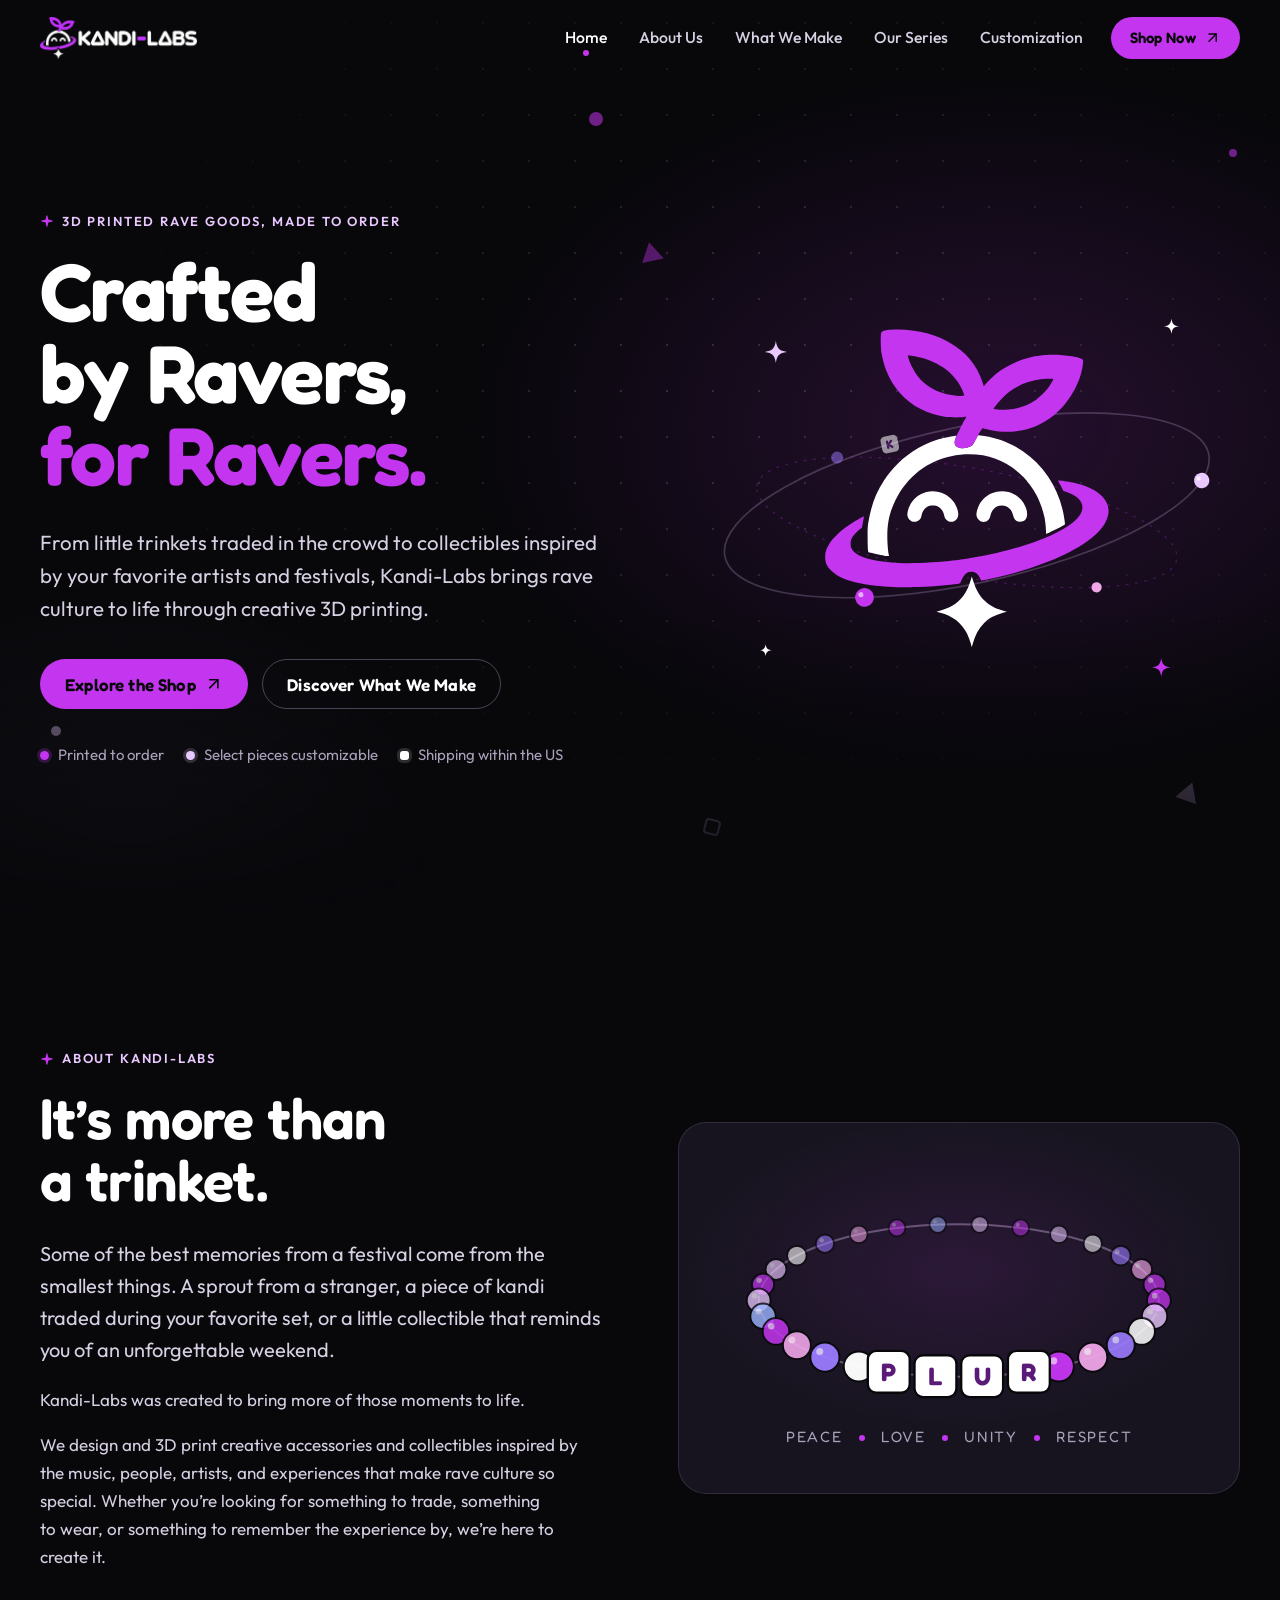
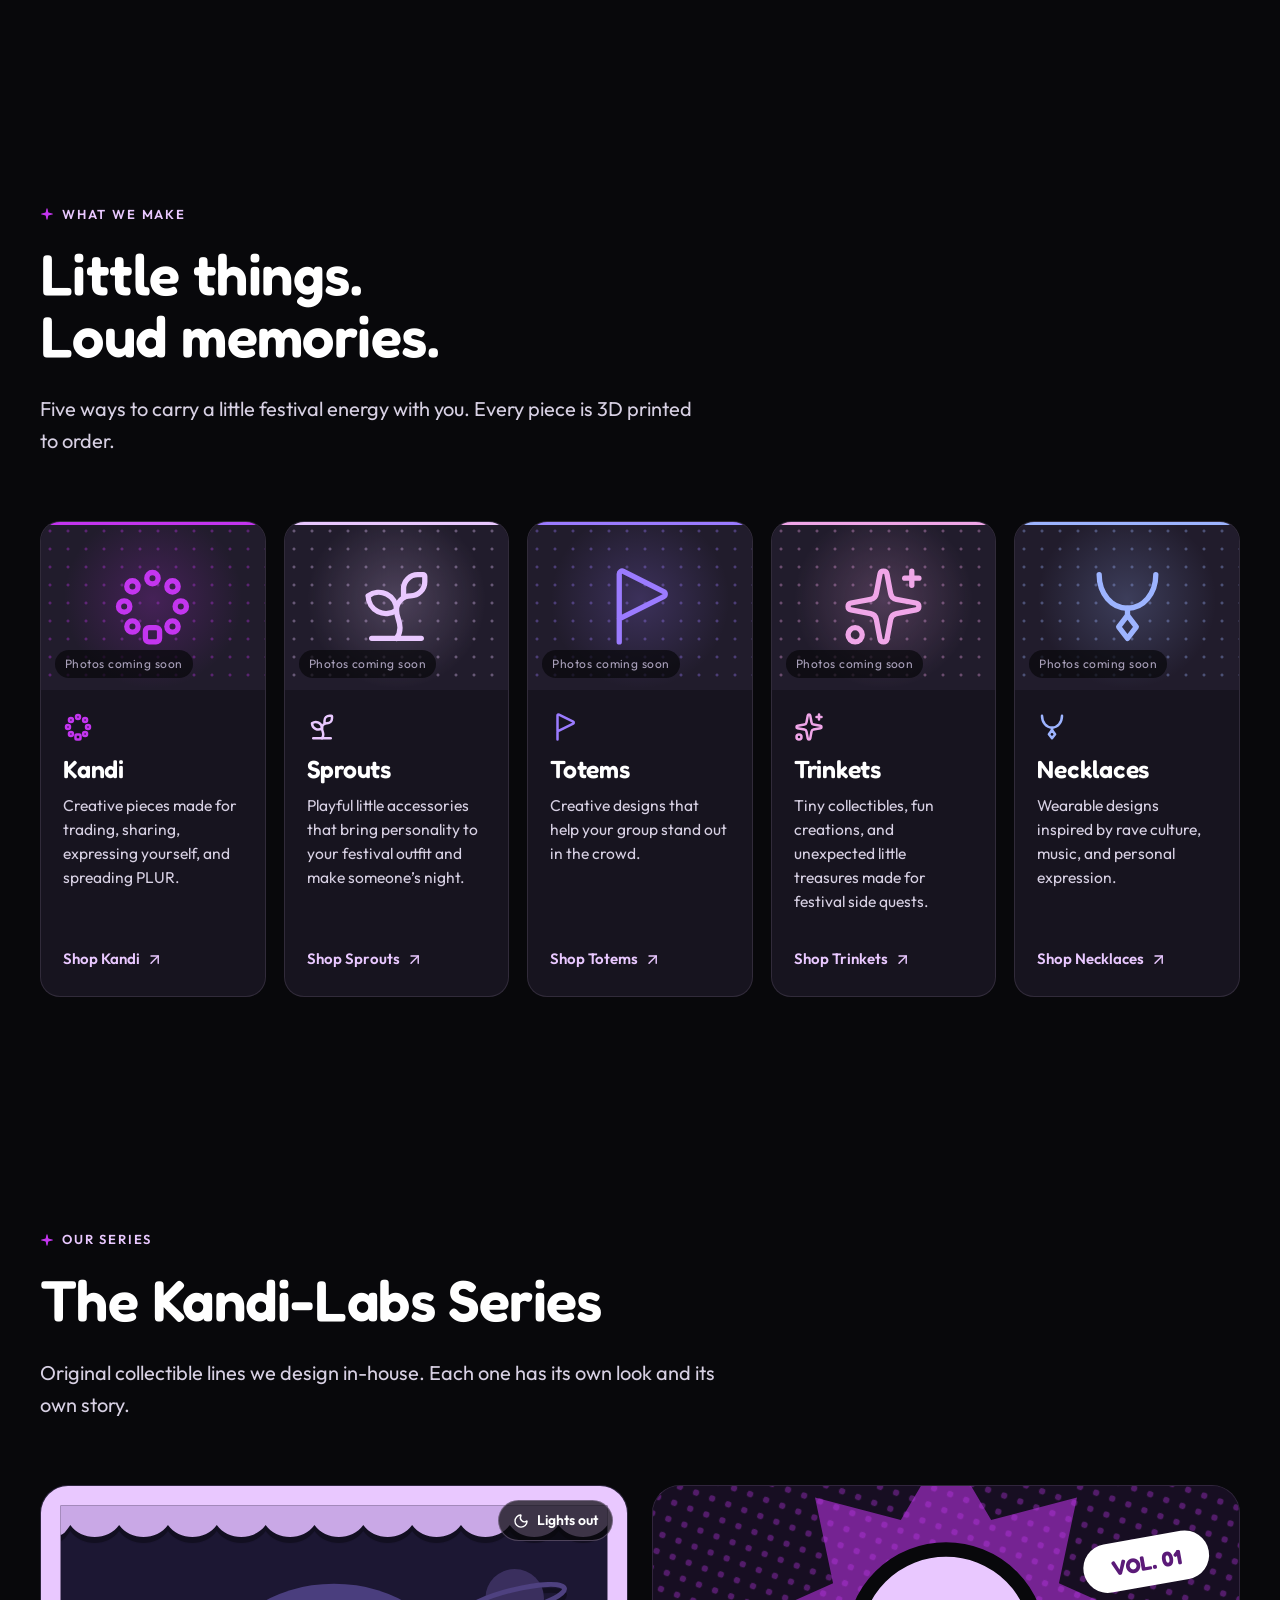
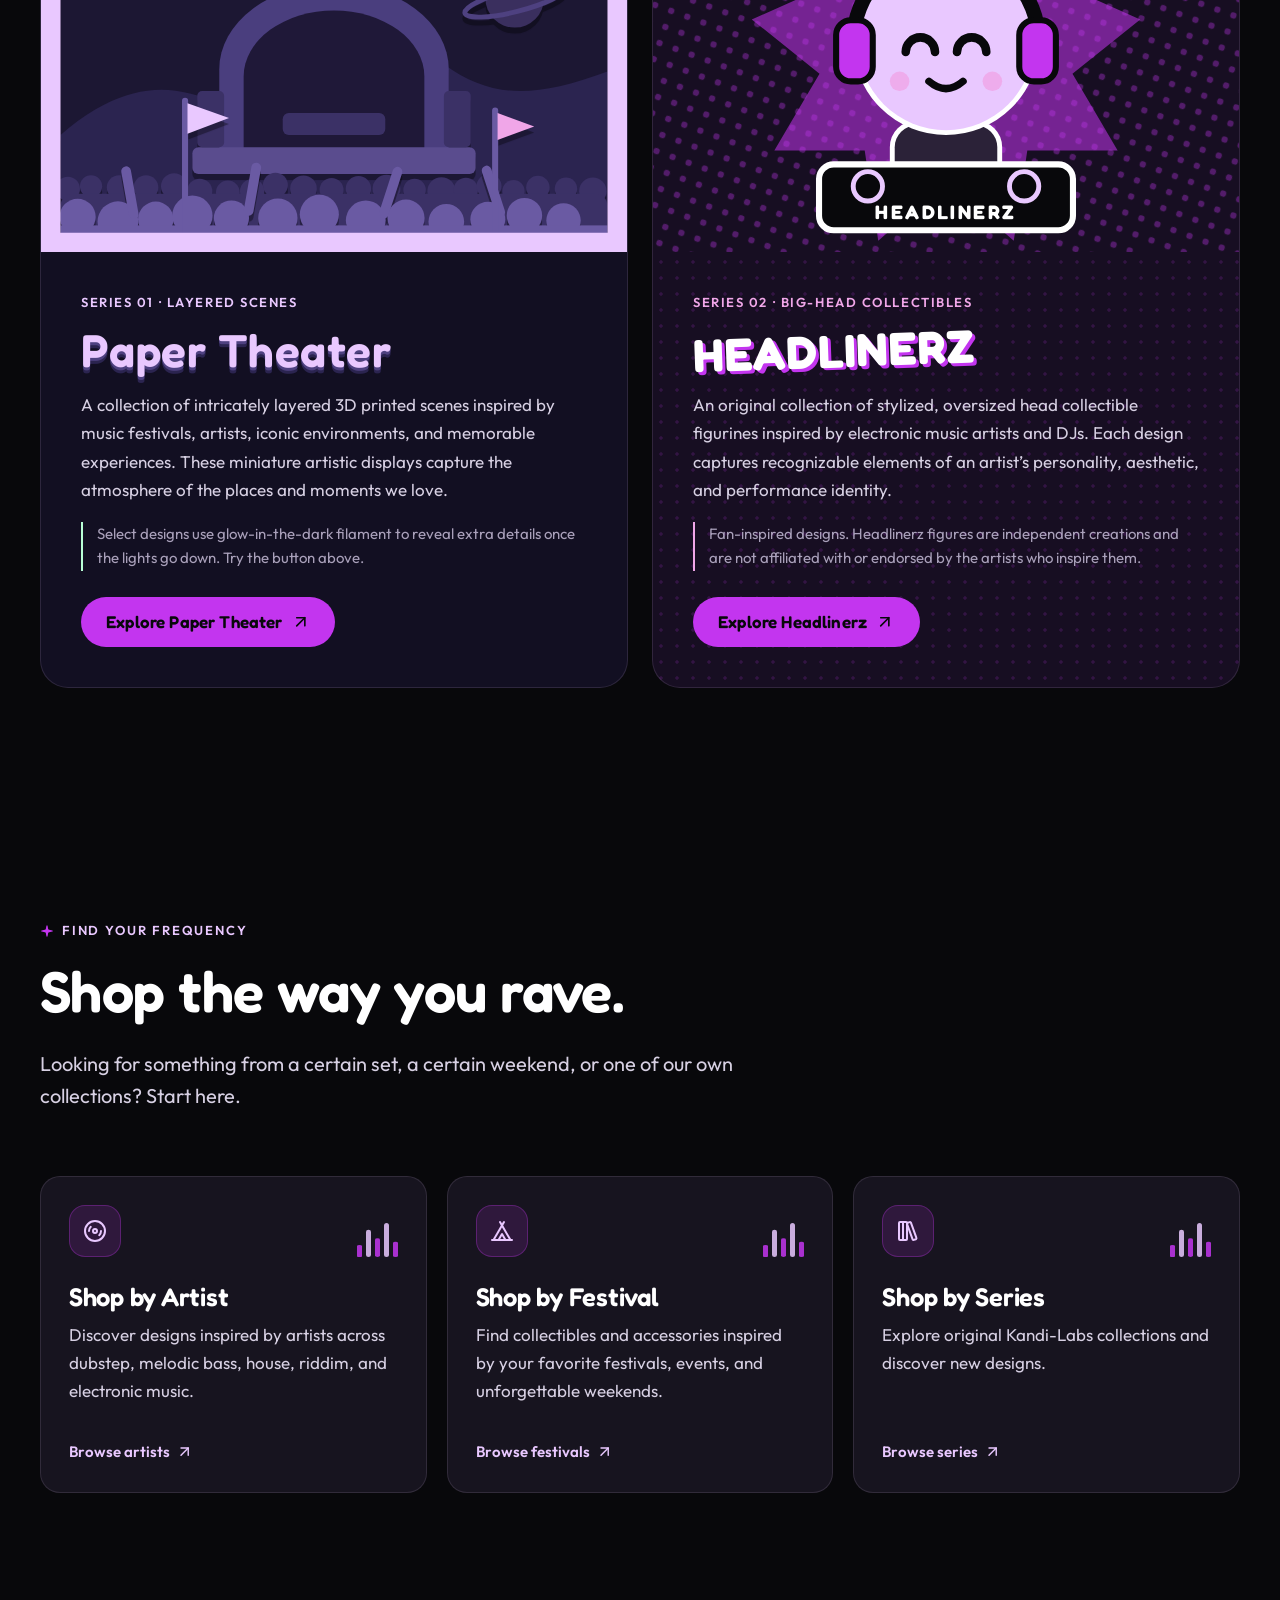
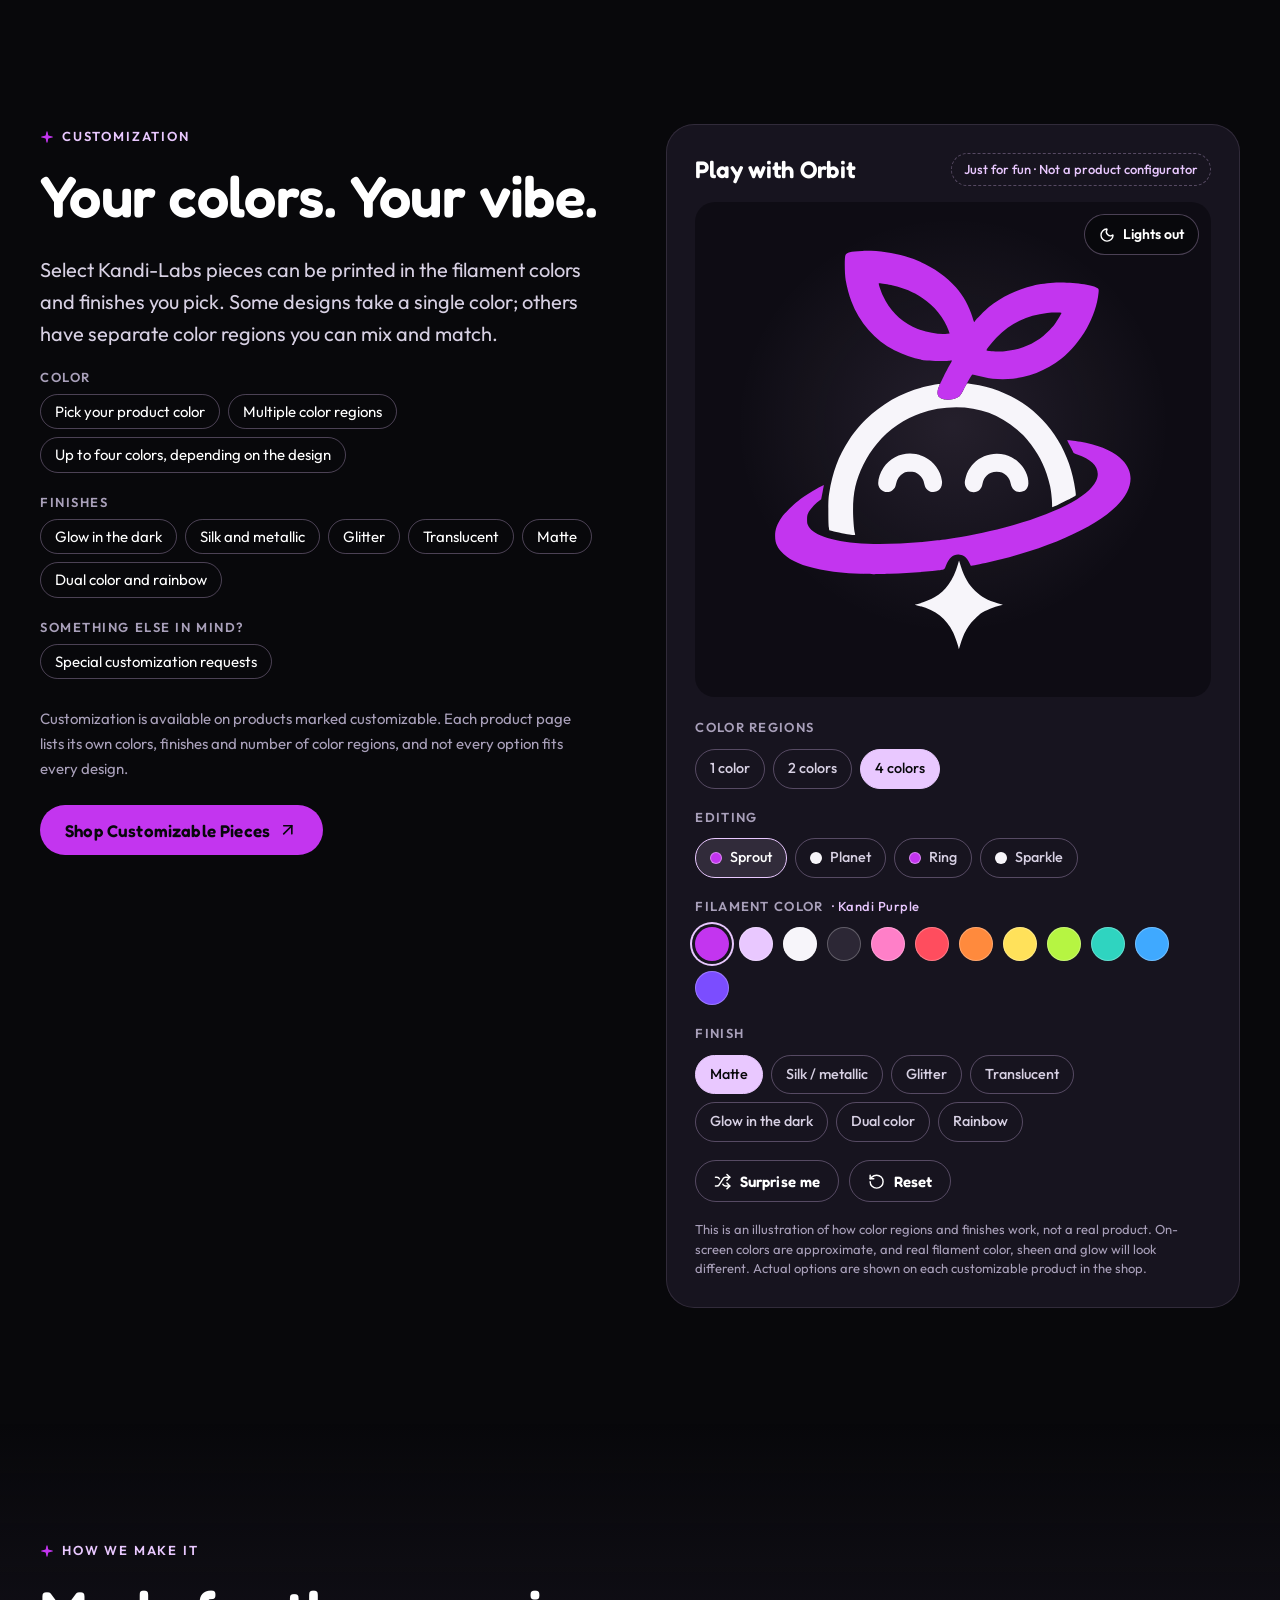
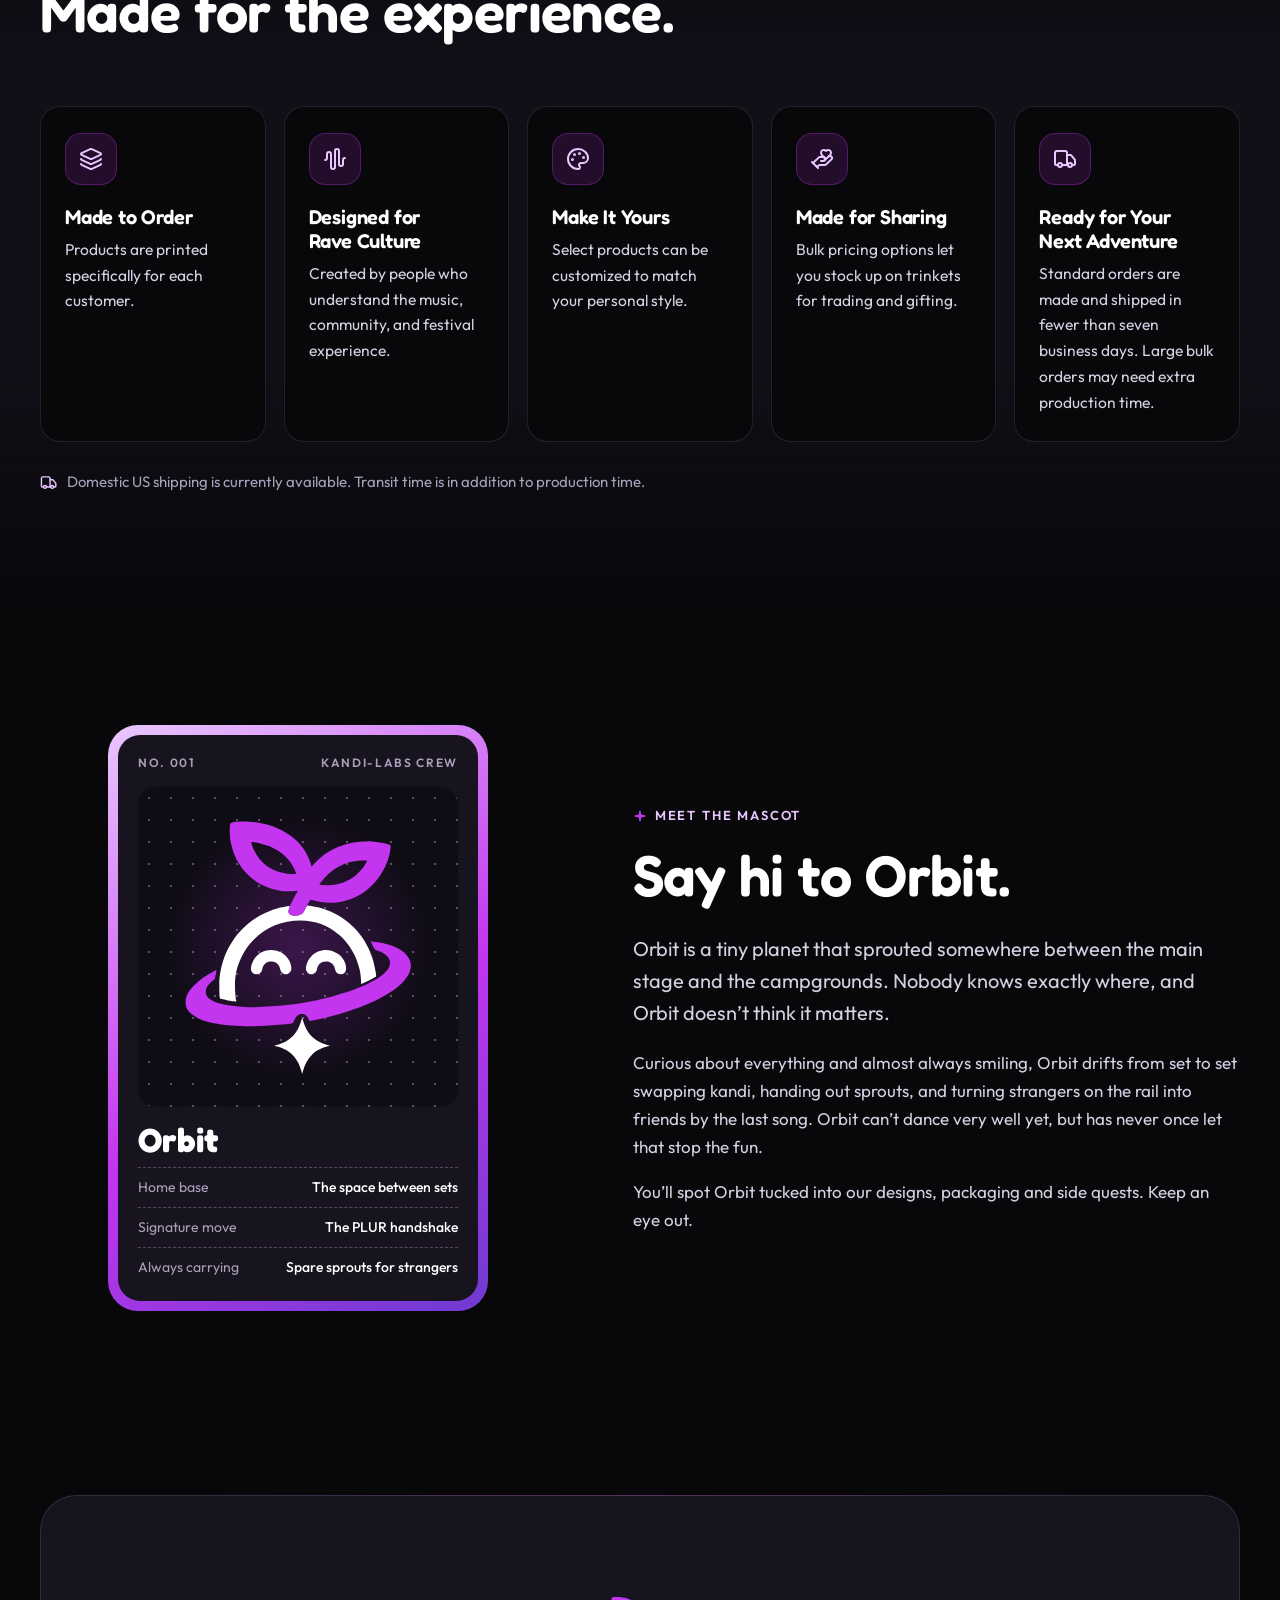
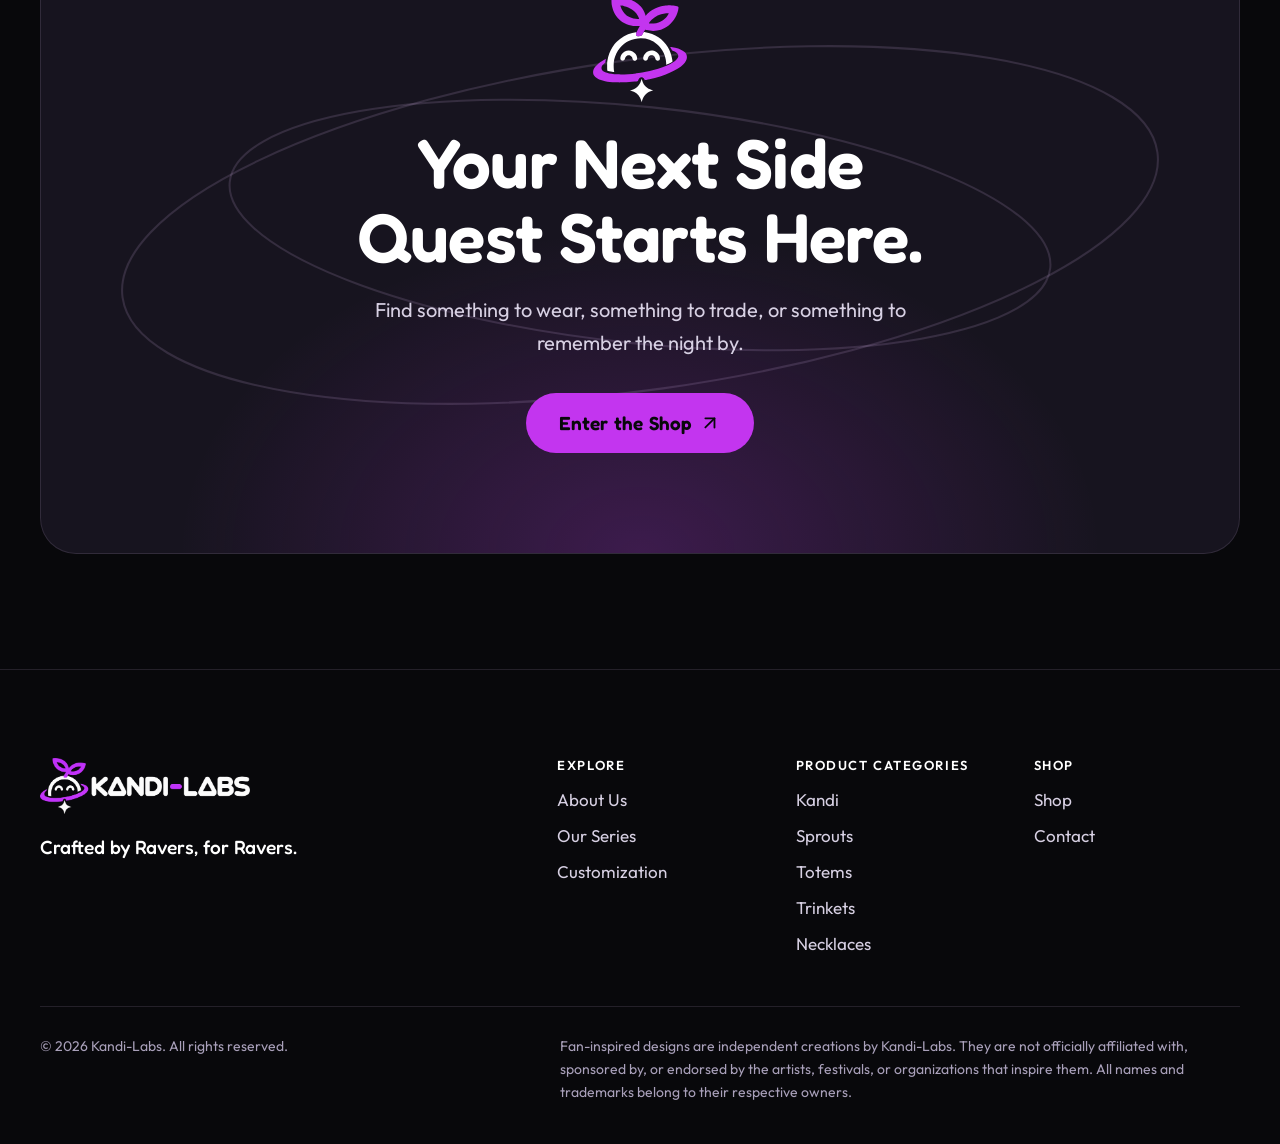
<file: index.html>
<!doctype html>
<html lang="en">
<head>
  <meta charset="utf-8">
  <meta name="viewport" content="width=device-width, initial-scale=1">
  <title>Kandi-Labs | Crafted by Ravers, for Ravers</title>
  <meta name="description" content="Kandi-Labs designs and 3D prints kandi, sprouts, totems, trinkets, necklaces and original collectible series for rave and festival culture. Made to order and customizable.">
  <link rel="canonical" href="https://kandi-labs.com/">
  <meta name="theme-color" content="#08080B">
  <meta name="color-scheme" content="dark">

  <!-- Open Graph / social -->
  <meta property="og:type" content="website">
  <meta property="og:site_name" content="Kandi-Labs">
  <meta property="og:title" content="Kandi-Labs | Crafted by Ravers, for Ravers">
  <meta property="og:description" content="3D printed kandi, sprouts, totems, trinkets and collectibles for the people who live for the drop.">
  <meta property="og:url" content="https://kandi-labs.com/">
  <meta property="og:image" content="https://kandi-labs.com/assets/img/og/og-image.png">
  <meta property="og:image:width" content="1200">
  <meta property="og:image:height" content="630">
  <meta property="og:image:alt" content="The Kandi-Labs logo: a smiling sprout planet with a purple orbit">
  <meta name="twitter:card" content="summary_large_image">
  <meta name="twitter:title" content="Kandi-Labs | Crafted by Ravers, for Ravers">
  <meta name="twitter:description" content="3D printed kandi, sprouts, totems, trinkets and collectibles for the people who live for the drop.">
  <meta name="twitter:image" content="https://kandi-labs.com/assets/img/og/og-image.png">

  <!-- Icons -->
  <link rel="icon" href="favicon.ico" sizes="48x48">
  <link rel="icon" href="assets/favicon/favicon.svg" type="image/svg+xml">
  <link rel="apple-touch-icon" href="assets/favicon/apple-touch-icon.png">
  <link rel="manifest" href="site.webmanifest">

  <!-- Fonts are self-hosted; preload the two variable files used above the fold -->
  <link rel="preload" href="assets/fonts/fredoka-latin-wght.woff2" as="font" type="font/woff2" crossorigin>
  <link rel="preload" href="assets/fonts/outfit-latin-wght.woff2" as="font" type="font/woff2" crossorigin>
  <link rel="stylesheet" href="styles.css">

  <script>document.documentElement.classList.add('js');window.addEventListener('load',function(){setTimeout(function(){if(!window.__kandiReady)document.documentElement.classList.remove('js');},2500);});</script>
  <script src="config.js" defer></script>
  <script src="script.js" defer></script>

  <script type="application/ld+json">
  {
    "@context": "https://schema.org",
    "@type": "Organization",
    "name": "Kandi-Labs",
    "slogan": "Crafted by Ravers, for Ravers",
    "url": "https://kandi-labs.com/",
    "logo": "https://kandi-labs.com/assets/img/logo/kandi-labs-logo-square.png"
  }
  </script>
</head>
<body>
  <a class="skip-link" href="#main">Skip to content</a>

  <svg class="sprite" aria-hidden="true" focusable="false" xmlns="http://www.w3.org/2000/svg"><defs><symbol id="i-arrow-up-right" viewBox="0 0 24 24"><path d="M7 7h10v10"/><path d="M7 17 17 7"/></symbol><symbol id="i-arrow-right" viewBox="0 0 24 24"><path d="M5 12h14"/><path d="m12 5 7 7-7 7"/></symbol><symbol id="i-menu" viewBox="0 0 24 24"><path d="M4 5h16"/><path d="M4 12h16"/><path d="M4 19h16"/></symbol><symbol id="i-x" viewBox="0 0 24 24"><path d="M18 6 6 18"/><path d="m6 6 12 12"/></symbol><symbol id="i-sprout" viewBox="0 0 24 24"><path d="M14 9.536V7a4 4 0 0 1 4-4h1.5a.5.5 0 0 1 .5.5V5a4 4 0 0 1-4 4 4 4 0 0 0-4 4c0 2 1 3 1 5a5 5 0 0 1-1 3"/><path d="M4 9a5 5 0 0 1 8 4 5 5 0 0 1-8-4"/><path d="M5 21h14"/></symbol><symbol id="i-flag-triangle-right" viewBox="0 0 24 24"><path d="M6 22V2.8a.8.8 0 0 1 1.17-.71l11.38 5.69a.8.8 0 0 1 0 1.44L6 15.5"/></symbol><symbol id="i-sparkles" viewBox="0 0 24 24"><path d="M11.017 2.814a1 1 0 0 1 1.966 0l1.051 5.558a2 2 0 0 0 1.594 1.594l5.558 1.051a1 1 0 0 1 0 1.966l-5.558 1.051a2 2 0 0 0-1.594 1.594l-1.051 5.558a1 1 0 0 1-1.966 0l-1.051-5.558a2 2 0 0 0-1.594-1.594l-5.558-1.051a1 1 0 0 1 0-1.966l5.558-1.051a2 2 0 0 0 1.594-1.594z"/><path d="M20 2v4"/><path d="M22 4h-4"/><circle cx="4" cy="20" r="2"/></symbol><symbol id="i-layers" viewBox="0 0 24 24"><path d="M12.83 2.18a2 2 0 0 0-1.66 0L2.6 6.08a1 1 0 0 0 0 1.83l8.58 3.91a2 2 0 0 0 1.66 0l8.58-3.9a1 1 0 0 0 0-1.83z"/><path d="M2 12a1 1 0 0 0 .58.91l8.6 3.91a2 2 0 0 0 1.65 0l8.58-3.9A1 1 0 0 0 22 12"/><path d="M2 17a1 1 0 0 0 .58.91l8.6 3.91a2 2 0 0 0 1.65 0l8.58-3.9A1 1 0 0 0 22 17"/></symbol><symbol id="i-audio-waveform" viewBox="0 0 24 24"><path d="M2 13a2 2 0 0 0 2-2V7a2 2 0 0 1 4 0v13a2 2 0 0 0 4 0V4a2 2 0 0 1 4 0v13a2 2 0 0 0 4 0v-4a2 2 0 0 1 2-2"/></symbol><symbol id="i-palette" viewBox="0 0 24 24"><path d="M12 22a1 1 0 0 1 0-20 10 9 0 0 1 10 9 5 5 0 0 1-5 5h-2.25a1.75 1.75 0 0 0-1.4 2.8l.3.4a1.75 1.75 0 0 1-1.4 2.8z"/><circle cx="13.5" cy="6.5" r=".5" fill="currentColor"/><circle cx="17.5" cy="10.5" r=".5" fill="currentColor"/><circle cx="6.5" cy="12.5" r=".5" fill="currentColor"/><circle cx="8.5" cy="7.5" r=".5" fill="currentColor"/></symbol><symbol id="i-hand-heart" viewBox="0 0 24 24"><path d="M11 14h2a2 2 0 0 0 0-4h-3c-.6 0-1.1.2-1.4.6L3 16"/><path d="m14.45 13.39 5.05-4.694C20.196 8 21 6.85 21 5.75a2.75 2.75 0 0 0-4.797-1.837.276.276 0 0 1-.406 0A2.75 2.75 0 0 0 11 5.75c0 1.2.802 2.248 1.5 2.946L16 11.95"/><path d="m2 15 6 6"/><path d="m7 20 1.6-1.4c.3-.4.8-.6 1.4-.6h4c1.1 0 2.1-.4 2.8-1.2l4.6-4.4a1 1 0 0 0-2.75-2.91"/></symbol><symbol id="i-truck" viewBox="0 0 24 24"><path d="M14 18V6a2 2 0 0 0-2-2H4a2 2 0 0 0-2 2v11a1 1 0 0 0 1 1h2"/><path d="M15 18H9"/><path d="M19 18h2a1 1 0 0 0 1-1v-3.65a1 1 0 0 0-.22-.624l-3.48-4.35A1 1 0 0 0 17.52 8H14"/><circle cx="17" cy="18" r="2"/><circle cx="7" cy="18" r="2"/></symbol><symbol id="i-disc-3" viewBox="0 0 24 24"><circle cx="12" cy="12" r="10"/><path d="M6 12c0-1.7.7-3.2 1.8-4.2"/><circle cx="12" cy="12" r="2"/><path d="M18 12c0 1.7-.7 3.2-1.8 4.2"/></symbol><symbol id="i-tent" viewBox="0 0 24 24"><path d="M3.5 21 14 3"/><path d="M20.5 21 10 3"/><path d="M15.5 21 12 15l-3.5 6"/><path d="M2 21h20"/></symbol><symbol id="i-library-big" viewBox="0 0 24 24"><rect width="8" height="18" x="3" y="3" rx="1"/><path d="M7 3v18"/><path d="M20.4 18.9c.2.5-.1 1.1-.6 1.3l-1.9.7c-.5.2-1.1-.1-1.3-.6L11.1 5.1c-.2-.5.1-1.1.6-1.3l1.9-.7c.5-.2 1.1.1 1.3.6Z"/></symbol><symbol id="i-moon" viewBox="0 0 24 24"><path d="M20.985 12.486a9 9 0 1 1-9.473-9.472c.405-.022.617.46.402.803a6 6 0 0 0 8.268 8.268c.344-.215.825-.004.803.401"/></symbol><symbol id="i-sun" viewBox="0 0 24 24"><circle cx="12" cy="12" r="4"/><path d="M12 2v2"/><path d="M12 20v2"/><path d="m4.93 4.93 1.41 1.41"/><path d="m17.66 17.66 1.41 1.41"/><path d="M2 12h2"/><path d="M20 12h2"/><path d="m6.34 17.66-1.41 1.41"/><path d="m19.07 4.93-1.41 1.41"/></symbol><symbol id="i-shuffle" viewBox="0 0 24 24"><path d="m18 14 4 4-4 4"/><path d="m18 2 4 4-4 4"/><path d="M2 18h1.973a4 4 0 0 0 3.3-1.7l5.454-8.6a4 4 0 0 1 3.3-1.7H22"/><path d="M2 6h1.972a4 4 0 0 1 3.6 2.2"/><path d="M22 18h-6.041a4 4 0 0 1-3.3-1.8l-.359-.45"/></symbol><symbol id="i-rotate-ccw" viewBox="0 0 24 24"><path d="M3 12a9 9 0 1 0 9-9 9.75 9.75 0 0 0-6.74 2.74L3 8"/><path d="M3 3v5h5"/></symbol><symbol id="i-mail" viewBox="0 0 24 24"><path d="m22 7-8.991 5.727a2 2 0 0 1-2.009 0L2 7"/><rect x="2" y="4" width="20" height="16" rx="2"/></symbol><symbol id="i-sparkle" viewBox="0 0 24 24"><path d="M11.017 2.814a1 1 0 0 1 1.966 0l1.051 5.558a2 2 0 0 0 1.594 1.594l5.558 1.051a1 1 0 0 1 0 1.966l-5.558 1.051a2 2 0 0 0-1.594 1.594l-1.051 5.558a1 1 0 0 1-1.966 0l-1.051-5.558a2 2 0 0 0-1.594-1.594l-5.558-1.051a1 1 0 0 1 0-1.966l5.558-1.051a2 2 0 0 0 1.594-1.594z"/></symbol><symbol id="i-heart" viewBox="0 0 24 24"><path d="M2 9.5a5.5 5.5 0 0 1 9.591-3.676.56.56 0 0 0 .818 0A5.49 5.49 0 0 1 22 9.5c0 2.29-1.5 4-3 5.5l-5.492 5.313a2 2 0 0 1-3 .019L5 15c-1.5-1.5-3-3.2-3-5.5"/></symbol><symbol id="i-kandi" viewBox="0 0 24 24"><rect x="10" y="18" width="4" height="4" rx="1"/><circle cx="6.34" cy="17.66" r="1.6"/><circle cx="4" cy="12" r="1.6"/><circle cx="6.34" cy="6.34" r="1.6"/><circle cx="12" cy="4" r="1.6"/><circle cx="17.66" cy="6.34" r="1.6"/><circle cx="20" cy="12" r="1.6"/><circle cx="17.66" cy="17.66" r="1.6"/></symbol><symbol id="i-necklace" viewBox="0 0 24 24"><path d="M4 3c0 5.5 3.6 9.5 8 9.5s8-4 8-9.5"/><path d="M12 12.5v2"/><path d="M12 14.5 9.5 17.75 12 21l2.5-3.25z"/></symbol><g id="orbit-ring"><path d="M416.0 765.9C380.8 764.6 354.8 761.8 330.5 756.9C293.0 749.3 268.9 739.1 252.7 724.0C239.5 711.7 234.8 701.8 234.7 686.0C234.6 671.9 238.5 660.7 248.8 646.0C254.6 637.8 273.1 619.4 283.5 611.5C296.3 601.8 319.1 587.5 332.8 580.6L338.1 577.9L337.4 581.7C337.0 583.8 335.8 590.6 334.6 596.8L332.4 608.1L326.9 612.4C317.8 619.7 308.2 630.4 305.2 636.7C302.9 641.6 302.5 643.8 302.5 651.0C302.5 658.6 302.8 660.1 305.5 664.9C316.9 685.5 360.5 698.5 430.5 702.1C469.0 704.1 533.0 701.0 579.0 695.0C583.1 694.4 593.5 693.1 602.0 692.0C634.1 687.7 683.6 677.8 719.5 668.3C826.3 640.2 899.0 603.4 915.3 569.2C926.5 545.6 911.5 524.5 875.3 512.9C871.2 511.6 867.8 509.9 867.5 509.1C867.2 508.2 864.1 502.1 860.5 495.5C856.9 488.9 854.0 483.3 854.0 483.0C854.0 481.5 876.6 484.5 893.5 488.2C929.0 495.9 955.9 508.7 971.9 525.5C998.0 553.0 993.1 588.2 958.3 622.7C911.6 669.1 806.5 715.2 687.5 741.4C668.7 745.6 649.9 749.2 649.6 748.8C649.5 748.6 648.6 746.7 647.6 744.5C642.1 732.3 635.9 726.7 626.5 725.5C613.1 723.7 604.4 730.7 596.9 749.0C593.1 758.3 596.2 757.1 568.0 760.0C538.1 763.1 511.5 764.9 477.5 766.0C444.0 767.0 444.8 767.0 416.0 765.9Z"/></g><g id="orbit-planet"><path d="M395.0 683.3C389.7 682.7 363.4 677.3 356.0 675.2L349.5 673.5L348.6 667.5C348.1 664.2 347.6 649.1 347.6 634.0C347.5 612.1 347.9 604.3 349.3 595.5C356.7 550.2 369.1 516.6 391.1 483.0C402.4 465.6 412.2 453.6 427.0 438.9C460.7 405.5 503.4 381.5 549.2 370.0C562.6 366.7 584.0 362.9 584.0 363.9C584.0 364.2 582.9 367.2 581.5 370.5C578.6 377.6 578.3 384.9 580.7 389.1C581.7 390.7 584.7 393.2 587.4 394.5C596.6 399.1 614.5 397.2 624.2 390.5C627.0 388.6 629.3 385.2 634.5 375.0C640.3 363.4 641.3 362.0 643.3 362.5C644.5 362.7 649.3 363.4 654.0 364.0C689.7 368.6 728.5 383.3 759.5 404.0C821.0 445.2 861.2 511.5 871.4 588.7C872.7 598.2 872.7 599.6 871.3 600.7C866.7 604.3 825.0 625.0 822.4 625.0C822.2 625.0 822.0 621.2 822.0 616.6C822.0 607.8 819.7 588.0 817.8 580.0C809.1 543.5 798.1 519.7 777.1 491.5C767.6 478.9 761.2 472.0 748.1 460.7C711.1 428.8 668.2 413.0 618.7 413.0C551.4 413.0 492.6 440.1 450.2 490.5C439.3 503.4 429.8 518.3 421.5 535.5C406.0 567.3 400.0 594.0 400.0 631.3C400.0 648.4 401.9 671.9 403.9 680.2C404.8 684.0 404.8 684.0 401.6 683.8C399.9 683.8 396.9 683.5 395.0 683.3Z"/><path d="M465.5 591.6C460.3 589.6 455.4 584.3 454.0 578.8C451.6 570.1 456.1 553.7 464.4 541.3C483.3 512.7 520.3 503.0 551.6 518.4C571.8 528.4 585.8 547.6 588.5 569.1C589.8 579.3 585.7 587.4 577.5 591.1C567.1 595.9 554.9 589.9 552.0 578.7C551.3 576.4 550.4 572.7 549.8 570.5C547.9 563.3 542.0 556.1 534.5 552.2C530.2 549.9 528.3 549.5 521.0 549.5C513.7 549.5 511.8 549.9 507.4 552.2C498.6 556.8 493.1 564.8 491.1 575.5C489.9 582.1 488.2 584.9 482.9 589.2C478.5 592.7 471.3 593.7 465.5 591.6Z"/><path d="M649.5 591.8C642.7 589.4 637.1 581.1 637.0 573.4C637.0 567.2 640.4 555.1 644.5 547.1C646.8 542.4 650.7 537.1 655.6 532.0C672.5 514.3 698.3 507.2 722.7 513.6C729.9 515.5 742.5 522.0 748.2 526.8C763.5 539.6 772.8 558.5 771.8 574.6C771.1 585.9 764.1 592.5 753.0 592.5C743.3 592.4 737.1 586.6 734.4 575.1C732.6 567.1 730.1 562.4 725.3 557.8C718.7 551.5 713.6 549.5 704.5 549.5C695.2 549.5 689.7 551.7 683.6 557.8C678.7 562.6 676.3 567.4 674.3 576.1C673.1 581.7 672.0 584.0 669.1 587.0C664.0 592.4 656.5 594.2 649.5 591.8Z"/></g><g id="orbit-sprout"><path d="M587.4 394.5C578.2 389.9 576.7 382.7 582.2 368.7C585.8 359.5 601.2 328.7 606.7 319.8C608.7 316.6 610.1 313.8 609.9 313.5C609.6 313.3 606.5 313.5 603.0 314.0C594.2 315.3 567.5 315.2 556.5 313.9C534.4 311.3 509.2 303.3 487.7 292.2C446.5 270.8 413.1 232.8 396.6 188.6C391.6 175.4 386.6 156.6 384.4 143.4C382.1 129.6 381.7 95.3 383.8 90.3C386.4 84.3 394.1 82.3 419.5 81.3C447.7 80.2 482.6 84.6 510.4 92.6C553.5 105.2 591.8 128.5 618.0 158.1C633.9 176.2 646.2 198.4 653.4 222.4C656.5 232.6 656.8 233.2 658.0 230.9C660.0 227.3 680.4 206.6 688.8 199.8C714.5 178.9 748.1 162.7 781.5 155.0C794.4 152.0 815.4 149.2 831.0 148.5C863.6 146.9 913.1 153.9 919.5 161.0C921.0 162.7 921.2 164.0 920.6 170.2C915.6 220.6 884.3 276.1 841.5 310.2C792.8 349.0 727.3 362.7 667.1 346.8C660.7 345.1 654.7 343.7 653.7 343.6C651.8 343.5 646.7 351.9 634.5 375.3C629.4 385.1 627.0 388.6 624.2 390.5C614.5 397.2 596.6 399.1 587.4 394.5ZM721.8 294.0C749.8 291.5 772.5 283.5 795.9 267.8C804.3 262.1 821.4 245.5 827.6 237.0C832.3 230.6 842.0 214.4 842.0 213.0C842.0 211.7 823.0 211.7 811.5 213.0C768.2 218.0 734.4 234.4 704.9 264.6C696.0 273.7 683.0 290.0 683.0 292.0C683.0 292.8 686.1 293.3 697.0 294.3C704.3 295.0 710.9 295.0 721.8 294.0ZM599.6 257.2L604.8 256.5L602.6 249.9C593.8 224.0 572.7 197.9 546.9 181.0C526.9 167.9 509.2 160.5 484.5 154.7C473.7 152.2 455.2 149.4 454.5 150.2C453.6 151.0 459.4 167.8 463.4 176.5C477.7 206.9 497.8 227.9 526.5 242.3C548.0 253.0 580.3 259.6 599.6 257.2Z"/></g><g id="orbit-sparkle"><path d="M624.0 924.3C624.0 920.7 616.1 898.0 612.0 889.8C597.3 860.4 573.1 841.9 538.0 833.5L530.6 831.7L539.5 829.3C550.7 826.3 563.2 821.3 572.6 815.9C596.5 802.2 612.7 779.4 622.4 745.8L624.7 737.9L628.9 751.2C636.3 774.1 645.2 789.2 659.1 802.5C672.1 814.9 685.8 822.4 706.3 828.3L717.9 831.6L707.7 834.5C692.9 838.6 675.8 846.4 667.0 853.1C665.6 854.2 660.8 858.7 656.4 863.2C643.6 875.8 633.8 893.8 627.5 916.0C624.6 926.1 624.0 927.5 624.0 924.3Z"/></g><g id="orbit"><use href="#orbit-ring" style="fill:var(--orbit-ring,#C335EF)"/><use href="#orbit-planet" style="fill:var(--orbit-planet,#FFFFFF)"/><use href="#orbit-sprout" style="fill:var(--orbit-sprout,#C335EF)"/><use href="#orbit-sparkle" style="fill:var(--orbit-sparkle,#FFFFFF)"/></g></defs></svg>

  <!-- ============ 1. Navigation ============ -->
  <header class="site-header" data-header>
    <div class="shell site-header__inner">
      <a class="brand" href="#home" aria-label="Kandi-Labs home">
        <picture>
          <source srcset="assets/img/logo/kandi-labs-logo.webp" type="image/webp">
          <img src="assets/img/logo/kandi-labs-logo.png" alt="Kandi-Labs" width="640" height="171" class="brand__logo">
        </picture>
      </a>

      <button class="nav-toggle" type="button" aria-expanded="false" aria-controls="site-nav" data-nav-toggle>
        <span class="visually-hidden" data-nav-toggle-label>Open menu</span>
        <svg class="icon icon--menu" aria-hidden="true"><use href="#i-menu"/></svg>
        <svg class="icon icon--close" aria-hidden="true"><use href="#i-x"/></svg>
      </button>

      <nav class="site-nav" id="site-nav" aria-label="Main" data-nav>
        <ul class="site-nav__list" role="list">
          <li><a class="site-nav__link" href="#home">Home</a></li>
          <li><a class="site-nav__link" href="#about">About Us</a></li>
          <li><a class="site-nav__link" href="#what-we-make">What We Make</a></li>
          <li><a class="site-nav__link" href="#series">Our Series</a></li>
          <li><a class="site-nav__link" href="#customization">Customization</a></li>
          <li class="site-nav__cta-item">
            <a class="btn btn--primary btn--sm" href="https://kandi-labs.myshopify.com" data-shop-link="shop">
              Shop Now
              <svg class="icon" aria-hidden="true"><use href="#i-arrow-up-right"/></svg>
            </a>
          </li>
        </ul>
      </nav>
    </div>
  </header>

  <main id="main">

    <!-- ============ 2. Hero ============ -->
    <section class="hero" id="home" aria-labelledby="hero-title" tabindex="-1">
      <div class="hero__backdrop" aria-hidden="true">
        <span class="shape shape--tri" style="--x: 50%; --y: 26%; --r: -12deg"></span>
        <span class="shape shape--bead" style="--x: 46%; --y: 12%; --s: 14px"></span>
        <span class="shape shape--bead shape--lav" style="--x: 4%; --y: 78%; --s: 10px"></span>
        <span class="shape shape--cube" style="--x: 55%; --y: 88%; --r: 14deg"></span>
        <span class="shape shape--tri shape--lav" style="--x: 92%; --y: 84%; --r: 20deg"></span>
        <span class="shape shape--bead" style="--x: 96%; --y: 16%; --s: 8px"></span>
      </div>

      <div class="shell hero__inner">
        <div class="hero__copy">
          <p class="eyebrow">
            <svg class="icon" aria-hidden="true"><use href="#i-sparkle"/></svg>
            3D printed rave goods, made to order
          </p>
          <h1 class="hero__title" id="hero-title">Crafted by Ravers, <span class="accent">for Ravers.</span></h1>
          <p class="hero__lede">From little trinkets traded in the crowd to collectibles inspired by your favorite artists and festivals, Kandi-Labs brings rave culture to life through creative 3D printing.</p>
          <div class="btn-row">
            <a class="btn btn--primary" href="https://kandi-labs.myshopify.com" data-shop-link="shop">
              Explore the Shop
              <svg class="icon" aria-hidden="true"><use href="#i-arrow-up-right"/></svg>
            </a>
            <a class="btn btn--ghost" href="#what-we-make">Discover What We Make</a>
          </div>
          <ul class="hero__facts" role="list">
            <li>Printed to order</li>
            <li>Select pieces customizable</li>
            <li>Shipping within the US</li>
          </ul>
        </div>

        <div class="hero__visual">
          <svg class="orbit-scene" viewBox="0 0 640 620" role="img" aria-labelledby="orbit-scene-title" data-smil>
            <title id="orbit-scene-title">Orbit, the Kandi-Labs sprout mascot, smiling while kandi beads circle around it</title>
            <defs>
              <clipPath id="clip-back" clipPathUnits="userSpaceOnUse"><rect x="-50" y="-200" width="740" height="530"/></clipPath>
              <clipPath id="clip-front" clipPathUnits="userSpaceOnUse"><rect x="-50" y="330" width="740" height="400"/></clipPath>
              <clipPath id="clip-back-b" clipPathUnits="userSpaceOnUse"><rect x="-50" y="-200" width="740" height="550"/></clipPath>
              <clipPath id="clip-front-b" clipPathUnits="userSpaceOnUse"><rect x="-50" y="350" width="740" height="400"/></clipPath>
              <path id="orbit-path-a" d="M30 330a290 92 0 1 0 580 0a290 92 0 1 0-580 0"/>
              <path id="orbit-path-b" d="M70 350a250 64 0 1 1 500 0a250 64 0 1 1-500 0"/>
              <symbol id="bead-set-a" overflow="visible">
                <g><circle r="11" fill="#C335EF"/><circle r="3" cx="-3.5" cy="-4" fill="#fff" opacity=".6"/><animateMotion dur="18s" repeatCount="indefinite"><mpath href="#orbit-path-a"/></animateMotion></g>
                <g><circle r="9" fill="#E9C8FF"/><circle r="2.5" cx="-3" cy="-3" fill="#fff" opacity=".7"/><animateMotion dur="18s" begin="-6s" repeatCount="indefinite"><mpath href="#orbit-path-a"/></animateMotion></g>
                <g><rect x="-10" y="-10" width="20" height="20" rx="5" fill="#fff"/><text y="5.5" text-anchor="middle" font-size="14" font-weight="700" fill="#5B1A78" font-family="Fredoka, sans-serif">K</text><animateMotion dur="18s" begin="-12s" repeatCount="indefinite"><mpath href="#orbit-path-a"/></animateMotion></g>
              </symbol>
              <symbol id="bead-set-b" overflow="visible">
                <g><circle r="7" fill="#9B7BFF"/><animateMotion dur="26s" repeatCount="indefinite"><mpath href="#orbit-path-b"/></animateMotion></g>
                <g><circle r="6" fill="#F0A6E8"/><animateMotion dur="26s" begin="-13s" repeatCount="indefinite"><mpath href="#orbit-path-b"/></animateMotion></g>
              </symbol>
            </defs>

            <g class="orbit-scene__ring" transform="rotate(-12 320 330)">
              <use href="#orbit-path-a" fill="none" stroke="#E9C8FF" stroke-opacity=".22" stroke-width="2"/>
              <use href="#bead-set-a" clip-path="url(#clip-back)" opacity=".55"/>
            </g>
            <g class="orbit-scene__ring" transform="rotate(10 320 350)">
              <use href="#orbit-path-b" fill="none" stroke="#C335EF" stroke-opacity=".28" stroke-width="1.5" stroke-dasharray="2 9" stroke-linecap="round"/>
              <use href="#bead-set-b" clip-path="url(#clip-back-b)" opacity=".5"/>
            </g>

            <g class="orbit-scene__mascot">
              <svg x="150" y="120" width="340" height="380" viewBox="226 73 771 861" overflow="visible"><use href="#orbit"/></svg>
            </g>

            <g transform="rotate(-12 320 330)"><use href="#bead-set-a" clip-path="url(#clip-front)"/></g>
            <g transform="rotate(10 320 350)"><use href="#bead-set-b" clip-path="url(#clip-front-b)"/></g>

            <g class="twinkle" style="--d: 0s"><path transform="translate(96 150) scale(1.3)" d="M0-10C1-3 3-1 10 0 3 1 1 3 0 10-1 3-3 1-10 0-3-1-1-3 0-10Z" fill="#E9C8FF"/></g>
            <g class="twinkle" style="--d: 1.2s"><path transform="translate(560 120) scale(.9)" d="M0-10C1-3 3-1 10 0 3 1 1 3 0 10-1 3-3 1-10 0-3-1-1-3 0-10Z" fill="#fff"/></g>
            <g class="twinkle" style="--d: 2.1s"><path transform="translate(548 520) scale(1.1)" d="M0-10C1-3 3-1 10 0 3 1 1 3 0 10-1 3-3 1-10 0-3-1-1-3 0-10Z" fill="#C335EF"/></g>
            <g class="twinkle" style="--d: .6s"><path transform="translate(84 500) scale(.7)" d="M0-10C1-3 3-1 10 0 3 1 1 3 0 10-1 3-3 1-10 0-3-1-1-3 0-10Z" fill="#fff"/></g>
          </svg>
        </div>
      </div>
    </section>

    <!-- ============ 3. About ============ -->
    <section class="section about" id="about" aria-labelledby="about-title" tabindex="-1">
      <div class="shell about__grid">
        <div class="about__copy" data-reveal>
          <p class="eyebrow">
            <svg class="icon" aria-hidden="true"><use href="#i-sparkle"/></svg>
            About Kandi-Labs
          </p>
          <h2 class="section-title" id="about-title">It’s more than a trinket.</h2>
          <p class="lede">Some of the best memories from a festival come from the smallest things. A sprout from a stranger, a piece of kandi traded during your favorite set, or a little collectible that reminds you of an unforgettable weekend.</p>
          <p>Kandi-Labs was created to bring more of those moments to life.</p>
          <p>We design and 3D print creative accessories and collectibles inspired by the music, people, artists, and experiences that make rave culture so special. Whether you’re looking for something to trade, something to wear, or something to remember the experience by, we’re here to create it.</p>
        </div>
        <figure class="about__art" data-reveal>
          <svg class="plur-strand" viewBox="0 0 520 260" role="img" aria-labelledby="plur-title"><title id="plur-title">A kandi bracelet with letter beads spelling PLUR</title><ellipse cx="260" cy="140" rx="210" ry="80" fill="none" stroke="#E9C8FF" stroke-opacity=".35" stroke-width="2"/><g opacity="0.50"><circle cx="238.0" cy="60.4" r="8.8" fill="#9DB4FF" stroke="#08080B" stroke-width="2"/><circle cx="235.0" cy="57.1" r="2.1" fill="#fff" opacity=".6"/></g><g opacity="0.50"><circle cx="282.0" cy="60.4" r="8.8" fill="#E9C8FF" stroke="#08080B" stroke-width="2"/><circle cx="278.9" cy="57.1" r="2.1" fill="#fff" opacity=".6"/></g><g opacity="0.51"><circle cx="324.9" cy="63.9" r="8.9" fill="#C335EF" stroke="#08080B" stroke-width="2"/><circle cx="321.8" cy="60.5" r="2.1" fill="#fff" opacity=".6"/></g><g opacity="0.51"><circle cx="195.1" cy="63.9" r="8.9" fill="#C335EF" stroke="#08080B" stroke-width="2"/><circle cx="192.0" cy="60.5" r="2.1" fill="#fff" opacity=".6"/></g><g opacity="0.53"><circle cx="365.0" cy="70.7" r="9.3" fill="#E9C8FF" stroke="#08080B" stroke-width="2"/><circle cx="361.8" cy="67.2" r="2.2" fill="#fff" opacity=".6"/></g><g opacity="0.53"><circle cx="155.0" cy="70.7" r="9.3" fill="#F0A6E8" stroke="#08080B" stroke-width="2"/><circle cx="151.8" cy="67.2" r="2.2" fill="#fff" opacity=".6"/></g><g opacity="0.56"><circle cx="400.5" cy="80.5" r="9.7" fill="#FFFFFF" stroke="#08080B" stroke-width="2"/><circle cx="397.1" cy="76.9" r="2.3" fill="#fff" opacity=".6"/></g><g opacity="0.56"><circle cx="119.5" cy="80.5" r="9.7" fill="#9B7BFF" stroke="#08080B" stroke-width="2"/><circle cx="116.1" cy="76.9" r="2.3" fill="#fff" opacity=".6"/></g><g opacity="0.60"><circle cx="429.9" cy="93.0" r="10.3" fill="#9B7BFF" stroke="#08080B" stroke-width="2"/><circle cx="426.3" cy="89.1" r="2.5" fill="#fff" opacity=".6"/></g><g opacity="0.60"><circle cx="90.1" cy="93.0" r="10.3" fill="#FFFFFF" stroke="#08080B" stroke-width="2"/><circle cx="86.5" cy="89.1" r="2.5" fill="#fff" opacity=".6"/></g><g opacity="0.65"><circle cx="451.8" cy="107.5" r="11.0" fill="#F0A6E8" stroke="#08080B" stroke-width="2"/><circle cx="448.0" cy="103.3" r="2.6" fill="#fff" opacity=".6"/></g><g opacity="0.65"><circle cx="68.2" cy="107.5" r="11.0" fill="#E9C8FF" stroke="#08080B" stroke-width="2"/><circle cx="64.3" cy="103.3" r="2.6" fill="#fff" opacity=".6"/></g><g opacity="0.70"><circle cx="465.4" cy="123.4" r="11.7" fill="#C335EF" stroke="#08080B" stroke-width="2"/><circle cx="461.3" cy="118.9" r="2.8" fill="#fff" opacity=".6"/></g><g opacity="0.70"><circle cx="54.6" cy="123.4" r="11.7" fill="#C335EF" stroke="#08080B" stroke-width="2"/><circle cx="50.5" cy="118.9" r="2.8" fill="#fff" opacity=".6"/></g><g opacity="0.75"><circle cx="470.0" cy="140.0" r="12.5" fill="#C335EF" stroke="#08080B" stroke-width="2"/><circle cx="465.6" cy="135.2" r="3.0" fill="#fff" opacity=".6"/></g><g opacity="0.75"><circle cx="50.0" cy="140.0" r="12.5" fill="#E9C8FF" stroke="#08080B" stroke-width="2"/><circle cx="45.6" cy="135.2" r="3.0" fill="#fff" opacity=".6"/></g><g opacity="0.80"><circle cx="465.4" cy="156.6" r="13.3" fill="#E9C8FF" stroke="#08080B" stroke-width="2"/><circle cx="460.8" cy="151.6" r="3.2" fill="#fff" opacity=".6"/></g><g opacity="0.80"><circle cx="54.6" cy="156.6" r="13.3" fill="#9DB4FF" stroke="#08080B" stroke-width="2"/><circle cx="49.9" cy="151.6" r="3.2" fill="#fff" opacity=".6"/></g><g opacity="0.85"><circle cx="451.8" cy="172.5" r="14.0" fill="#FFFFFF" stroke="#08080B" stroke-width="2"/><circle cx="446.9" cy="167.2" r="3.4" fill="#fff" opacity=".6"/></g><g opacity="0.85"><circle cx="68.2" cy="172.5" r="14.0" fill="#C335EF" stroke="#08080B" stroke-width="2"/><circle cx="63.2" cy="167.2" r="3.4" fill="#fff" opacity=".6"/></g><g opacity="0.90"><circle cx="429.9" cy="187.0" r="14.7" fill="#9B7BFF" stroke="#08080B" stroke-width="2"/><circle cx="424.7" cy="181.4" r="3.5" fill="#fff" opacity=".6"/></g><g opacity="0.90"><circle cx="90.1" cy="187.0" r="14.7" fill="#F0A6E8" stroke="#08080B" stroke-width="2"/><circle cx="85.0" cy="181.4" r="3.5" fill="#fff" opacity=".6"/></g><g opacity="0.94"><circle cx="400.5" cy="199.5" r="15.3" fill="#F0A6E8" stroke="#08080B" stroke-width="2"/><circle cx="395.2" cy="193.6" r="3.7" fill="#fff" opacity=".6"/></g><g opacity="0.94"><circle cx="119.5" cy="199.5" r="15.3" fill="#9B7BFF" stroke="#08080B" stroke-width="2"/><circle cx="114.1" cy="193.6" r="3.7" fill="#fff" opacity=".6"/></g><g opacity="0.97"><circle cx="365.0" cy="209.3" r="15.7" fill="#C335EF" stroke="#08080B" stroke-width="2"/><circle cx="359.5" cy="203.3" r="3.8" fill="#fff" opacity=".6"/></g><g opacity="0.97"><circle cx="155.0" cy="209.3" r="15.7" fill="#FFFFFF" stroke="#08080B" stroke-width="2"/><circle cx="149.5" cy="203.3" r="3.8" fill="#fff" opacity=".6"/></g><g class="bead-cube"><rect x="164.5" y="192.9" width="44" height="44" rx="9" fill="#FFFFFF" stroke="#08080B" stroke-width="2.5"/><text x="186.5" y="224.2" text-anchor="middle" font-size="26.4" font-weight="700" fill="#5B1A78" font-family="Fredoka, Outfit, sans-serif">P</text></g><g class="bead-cube"><rect x="311.5" y="192.9" width="44" height="44" rx="9" fill="#FFFFFF" stroke="#08080B" stroke-width="2.5"/><text x="333.5" y="224.2" text-anchor="middle" font-size="26.4" font-weight="700" fill="#5B1A78" font-family="Fredoka, Outfit, sans-serif">R</text></g><g class="bead-cube"><rect x="213.5" y="197.5" width="44" height="44" rx="9" fill="#FFFFFF" stroke="#08080B" stroke-width="2.5"/><text x="235.5" y="228.7" text-anchor="middle" font-size="26.4" font-weight="700" fill="#5B1A78" font-family="Fredoka, Outfit, sans-serif">L</text></g><g class="bead-cube"><rect x="262.5" y="197.5" width="44" height="44" rx="9" fill="#FFFFFF" stroke="#08080B" stroke-width="2.5"/><text x="284.5" y="228.7" text-anchor="middle" font-size="26.4" font-weight="700" fill="#5B1A78" font-family="Fredoka, Outfit, sans-serif">U</text></g></svg>
          <figcaption class="about__caption">
            <span>Peace</span><span>Love</span><span>Unity</span><span>Respect</span>
          </figcaption>
        </figure>
      </div>
    </section>

    <!-- ============ 4. What We Make ============ -->
    <section class="section make" id="what-we-make" aria-labelledby="make-title" tabindex="-1">
      <div class="shell">
        <header class="section-head" data-reveal>
          <p class="eyebrow">
            <svg class="icon" aria-hidden="true"><use href="#i-sparkle"/></svg>
            What we make
          </p>
          <h2 class="section-title" id="make-title">Little things. Loud memories.</h2>
          <p class="lede">Five ways to carry a little festival energy with you. Every piece is 3D printed to order.</p>
        </header>

        <!-- To add a category: copy one <li>, change the text, data-media key,
             icon and data-shop-link, then add matching entries in config.js -->
        <ul class="category-grid" role="list">
          <li class="category-card" style="--card-accent: #C335EF" data-reveal>
            <div class="media media--category" data-media="kandi">
              <div class="media__placeholder" aria-hidden="true">
                <svg class="media__icon"><use href="#i-kandi"/></svg>
              </div>
            </div>
            <div class="category-card__body">
              <svg class="category-card__icon" aria-hidden="true"><use href="#i-kandi"/></svg>
              <h3 class="category-card__title"><a class="stretched-link" href="https://kandi-labs.myshopify.com" data-shop-link="collections.kandi">Kandi</a></h3>
              <p>Creative pieces made for trading, sharing, expressing yourself, and spreading PLUR.</p>
              <span class="card-cta" aria-hidden="true">Shop Kandi <svg class="icon"><use href="#i-arrow-up-right"/></svg></span>
            </div>
          </li>

          <li class="category-card" style="--card-accent: #E9C8FF" data-reveal>
            <div class="media media--category" data-media="sprouts">
              <div class="media__placeholder" aria-hidden="true">
                <svg class="media__icon"><use href="#i-sprout"/></svg>
              </div>
            </div>
            <div class="category-card__body">
              <svg class="category-card__icon" aria-hidden="true"><use href="#i-sprout"/></svg>
              <h3 class="category-card__title"><a class="stretched-link" href="https://kandi-labs.myshopify.com" data-shop-link="collections.sprouts">Sprouts</a></h3>
              <p>Playful little accessories that bring personality to your festival outfit and make someone’s night.</p>
              <span class="card-cta" aria-hidden="true">Shop Sprouts <svg class="icon"><use href="#i-arrow-up-right"/></svg></span>
            </div>
          </li>

          <li class="category-card" style="--card-accent: #9B7BFF" data-reveal>
            <div class="media media--category" data-media="totems">
              <div class="media__placeholder" aria-hidden="true">
                <svg class="media__icon"><use href="#i-flag-triangle-right"/></svg>
              </div>
            </div>
            <div class="category-card__body">
              <svg class="category-card__icon" aria-hidden="true"><use href="#i-flag-triangle-right"/></svg>
              <h3 class="category-card__title"><a class="stretched-link" href="https://kandi-labs.myshopify.com" data-shop-link="collections.totems">Totems</a></h3>
              <p>Creative designs that help your group stand out in the crowd.</p>
              <span class="card-cta" aria-hidden="true">Shop Totems <svg class="icon"><use href="#i-arrow-up-right"/></svg></span>
            </div>
          </li>

          <li class="category-card" style="--card-accent: #F0A6E8" data-reveal>
            <div class="media media--category" data-media="trinkets">
              <div class="media__placeholder" aria-hidden="true">
                <svg class="media__icon"><use href="#i-sparkles"/></svg>
              </div>
            </div>
            <div class="category-card__body">
              <svg class="category-card__icon" aria-hidden="true"><use href="#i-sparkles"/></svg>
              <h3 class="category-card__title"><a class="stretched-link" href="https://kandi-labs.myshopify.com" data-shop-link="collections.trinkets">Trinkets</a></h3>
              <p>Tiny collectibles, fun creations, and unexpected little treasures made for festival side quests.</p>
              <span class="card-cta" aria-hidden="true">Shop Trinkets <svg class="icon"><use href="#i-arrow-up-right"/></svg></span>
            </div>
          </li>

          <li class="category-card" style="--card-accent: #9DB4FF" data-reveal>
            <div class="media media--category" data-media="necklaces">
              <div class="media__placeholder" aria-hidden="true">
                <svg class="media__icon"><use href="#i-necklace"/></svg>
              </div>
            </div>
            <div class="category-card__body">
              <svg class="category-card__icon" aria-hidden="true"><use href="#i-necklace"/></svg>
              <h3 class="category-card__title"><a class="stretched-link" href="https://kandi-labs.myshopify.com" data-shop-link="collections.necklaces">Necklaces</a></h3>
              <p>Wearable designs inspired by rave culture, music, and personal expression.</p>
              <span class="card-cta" aria-hidden="true">Shop Necklaces <svg class="icon"><use href="#i-arrow-up-right"/></svg></span>
            </div>
          </li>
        </ul>
      </div>
    </section>

    <!-- ============ 5. The Kandi-Labs Series ============ -->
    <section class="section series" id="series" aria-labelledby="series-title" tabindex="-1">
      <div class="shell">
        <header class="section-head" data-reveal>
          <p class="eyebrow">
            <svg class="icon" aria-hidden="true"><use href="#i-sparkle"/></svg>
            Our series
          </p>
          <h2 class="section-title" id="series-title">The Kandi-Labs Series</h2>
          <p class="lede">Original collectible lines we design in-house. Each one has its own look and its own story.</p>
        </header>

        <div class="series-grid">
          <!-- Paper Theater -->
          <article class="series-card series-card--paper" aria-labelledby="paper-title" data-lights-scope data-reveal>
            <div class="series-card__stage">
              <div class="media media--series" data-media="paperTheater">
                <div class="media__placeholder media__placeholder--art">
                  <svg class="paper-scene" viewBox="0 0 480 300" role="img" aria-labelledby="paper-scene-title">
                    <title id="paper-scene-title">Illustration of a layered paper festival scene with a stage, a crowd and hidden glow-in-the-dark details</title>
                    <g class="pt-layer pt-sky"><rect width="480" height="300" fill="#1C1733"/></g>
                    <g class="pt-glow pt-stars" fill="#B8FFD6"><circle cx="195" cy="67" r="2.3"/><circle cx="363" cy="54" r="1.3"/><circle cx="450" cy="116" r="1.3"/><circle cx="217" cy="122" r="1.3"/><circle cx="289" cy="75" r="1.3"/><circle cx="74" cy="103" r="2.3"/><circle cx="65" cy="78" r="1.3"/><circle cx="312" cy="102" r="1.3"/><circle cx="319" cy="63" r="1.6"/><circle cx="352" cy="128" r="1.3"/><circle cx="325" cy="122" r="2.3"/><circle cx="55" cy="76" r="1.3"/><circle cx="315" cy="65" r="2"/><circle cx="244" cy="66" r="1.3"/><circle cx="322" cy="87" r="1.6"/><circle cx="82" cy="122" r="1.6"/></g>
                    <g class="pt-layer"><circle cx="388" cy="92" r="24" fill="#3A2F5E"/><ellipse cx="388" cy="94" rx="42" ry="9" fill="none" stroke="#4E4180" stroke-width="4" transform="rotate(-14 388 94)"/></g>
                    <g class="pt-layer"><path d="M16 204c34-30 70-44 106-34s62 6 92-16 80-34 116-8 70 30 134 6V300H16Z" fill="#2B2450"/></g>
                    <g class="pt-glow" fill="none" stroke="#B8FFD6" stroke-width="1.8" stroke-linecap="round" opacity=".9"><path d="M16 204c34-30 70-44 106-34s62 6 92-16 80-34 116-8 70 30 134 6"/></g>
                    <g class="pt-layer"><path d="M146 226V150a94 70 0 0 1 188 0v76Z" fill="#4A3E7E"/><path d="M166 226V156a74 54 0 0 1 148 0v70Z" fill="#1F1838"/><rect x="124" y="214" width="232" height="22" rx="5" fill="#5A4C8E"/><rect x="128" y="168" width="22" height="46" rx="4" fill="#3B3166"/><rect x="330" y="168" width="22" height="46" rx="4" fill="#3B3166"/><rect x="198" y="186" width="84" height="18" rx="5" fill="#3B3166"/></g>
                    <g class="pt-glow" fill="#B8FFD6"><circle cx="309.5" cy="137.5" r="3"/><circle cx="296.7" cy="121.3" r="3"/><circle cx="277.0" cy="109.2" r="3"/><circle cx="252.8" cy="102.8" r="3"/><circle cx="227.2" cy="102.8" r="3"/><circle cx="203.0" cy="109.2" r="3"/><circle cx="183.3" cy="121.3" r="3"/><circle cx="170.5" cy="137.5" r="3"/></g>
                    <g class="pt-glow" stroke="#B8FFD6" stroke-width="2" stroke-linecap="round" fill="none" opacity=".85"><path d="M206 112 176 214"/><path d="M240 104v110"/><path d="M274 112l30 102"/><path d="M190 128l-40 86"/><path d="M290 128l40 86"/></g>
                    <g class="pt-glow" fill="#B8FFD6"><text x="240" y="200" text-anchor="middle" font-family="Fredoka, sans-serif" font-size="12" font-weight="700" letter-spacing="3">PLUR</text></g>
                    <g class="pt-layer"><g fill="#3B3166"><circle cx="22" cy="248" r="9.9"/><circle cx="41" cy="246" r="9.1"/><circle cx="64" cy="247" r="10.1"/><circle cx="86" cy="247" r="10.1"/><circle cx="109" cy="246" r="10.7"/><circle cx="130" cy="250" r="10.3"/><circle cx="153" cy="251" r="9.7"/><circle cx="173" cy="250" r="10.0"/><circle cx="192" cy="245" r="10.2"/><circle cx="215" cy="248" r="10.9"/><circle cx="238" cy="249" r="9.8"/><circle cx="260" cy="248" r="10.4"/><circle cx="283" cy="248" r="11.4"/><circle cx="306" cy="249" r="9.2"/><circle cx="328" cy="250" r="11.5"/><circle cx="348" cy="249" r="10.0"/><circle cx="367" cy="246" r="10.2"/><circle cx="387" cy="250" r="9.1"/><circle cx="407" cy="247" r="9.6"/><circle cx="430" cy="248" r="9.2"/><circle cx="452" cy="250" r="11.2"/><rect x="16" y="252" width="448" height="40" rx="10"/></g></g>
                    <g class="pt-layer"><g fill="#6A5AA3"><circle cx="30" cy="271" r="14.8"/><circle cx="63" cy="275" r="16.7"/><circle cx="94" cy="273" r="14.5"/><circle cx="124" cy="270" r="16.5"/><circle cx="156" cy="272" r="14.4"/><circle cx="194" cy="272" r="16.1"/><circle cx="228" cy="269" r="16.0"/><circle cx="266" cy="274" r="16.3"/><circle cx="299" cy="272" r="15.2"/><circle cx="332" cy="275" r="14.6"/><circle cx="366" cy="273" r="14.3"/><circle cx="396" cy="270" r="14.5"/><circle cx="428" cy="274" r="14.1"/><rect x="73" y="229" width="8" height="44" rx="4" transform="rotate(-10 77 275)"/><rect x="165" y="226" width="8" height="44" rx="4" transform="rotate(10 169 272)"/><rect x="275" y="228" width="8" height="44" rx="4" transform="rotate(18 279 274)"/><rect x="374" y="227" width="8" height="44" rx="4" transform="rotate(-18 378 273)"/><rect x="16" y="278" width="448" height="20"/></g><path d="M118 284V176" stroke="#6A5AA3" stroke-width="5" stroke-linecap="round"/><path d="M120 178l34 12-34 13Z" fill="#E9C8FF"/><path d="M372 284V184" stroke="#6A5AA3" stroke-width="5" stroke-linecap="round"/><path d="M374 186l30 11-30 11Z" fill="#F0A6E8"/></g>
                    <g class="pt-glow" fill="#B8FFD6"><circle cx="71.7" cy="245" r="2.6"/><circle cx="173.8" cy="242" r="2.6"/><circle cx="288.7" cy="244" r="2.6"/><circle cx="368.9" cy="243" r="2.6"/></g>
                    <g class="pt-layer pt-frame"><path d="M0 0h480v300H0Z M16 16v268h448V16Z" fill="#E9C8FF" fill-rule="evenodd"/><path d="M16 16h448v16c-9 13-31 13-40 0c-9 13-31 13-40 0c-9 13-31 13-40 0c-9 13-31 13-40 0c-9 13-31 13-40 0c-9 13-31 13-40 0c-9 13-31 13-40 0c-9 13-31 13-40 0c-9 13-31 13-40 0c-9 13-31 13-40 0c-9 13-31 13-40 0c-4 6-6 8-8 8V16Z" fill="#C9A8E6"/></g>
                  </svg>
                </div>
              </div>
              <button class="lights-toggle" type="button" aria-pressed="false" data-lights-toggle>
                <svg class="icon icon--off" aria-hidden="true"><use href="#i-moon"/></svg>
                <svg class="icon icon--on" aria-hidden="true"><use href="#i-sun"/></svg>
                <span data-lights-label>Lights out</span>
              </button>
            </div>
            <div class="series-card__body">
              <p class="series-tag">Series 01 · Layered scenes</p>
              <h3 class="series-card__title" id="paper-title">Paper Theater</h3>
              <p>A collection of intricately layered 3D printed scenes inspired by music festivals, artists, iconic environments, and memorable experiences. These miniature artistic displays capture the atmosphere of the places and moments we love.</p>
              <p class="series-card__note">Select designs use glow-in-the-dark filament to reveal extra details once the lights go down. Try the button above.</p>
              <a class="btn btn--primary" href="https://kandi-labs.myshopify.com" data-shop-link="series.paperTheater">
                Explore Paper Theater
                <svg class="icon" aria-hidden="true"><use href="#i-arrow-up-right"/></svg>
              </a>
            </div>
          </article>

          <!-- Headlinerz -->
          <article class="series-card series-card--headlinerz" aria-labelledby="headlinerz-title" data-reveal>
            <div class="series-card__stage">
              <div class="media media--series" data-media="headlinerz">
                <div class="media__placeholder media__placeholder--art">
                  <svg class="hz-scene" viewBox="0 0 480 300" role="img" aria-labelledby="hz-scene-title">
                    <title id="hz-scene-title">Illustration of an original big-head collectible figure wearing headphones behind a tiny DJ booth</title>
                    <defs>
                      <pattern id="halftone" width="14" height="14" patternUnits="userSpaceOnUse" patternTransform="rotate(20)"><circle cx="7" cy="7" r="2.6" fill="#C335EF" opacity=".35"/></pattern>
                    </defs>
                    <rect width="480" height="300" fill="#170E22"/>
                    <rect width="480" height="300" fill="url(#halftone)"/>
                    <path transform="translate(240 150) scale(1.85) translate(-240 -118)" d="M240 18l20 34 38-10-8 38 36 16-30 24 20 34-40 0-6 40-30-26-30 26-6-40-40 0 20-34-30-24 36-16-8-38 38 10Z" fill="#C335EF" opacity=".55"/>
                    <g class="hz-figure">
                      <g stroke="#fff" stroke-width="8" stroke-linejoin="round" paint-order="stroke">
                        <rect x="198" y="196" width="84" height="52" rx="18" fill="#2B2238"/>
                        <circle cx="240" cy="128" r="72" fill="#E9C8FF"/>
                      </g>
                      <path d="M164 128a76 76 0 0 1 152 0" fill="none" stroke="#08080B" stroke-width="12" stroke-linecap="round"/>
                      <rect x="150" y="110" width="30" height="50" rx="12" fill="#C335EF" stroke="#08080B" stroke-width="5"/>
                      <rect x="300" y="110" width="30" height="50" rx="12" fill="#C335EF" stroke="#08080B" stroke-width="5"/>
                      <path d="M207 136a12 12 0 0 1 24 0M249 136a12 12 0 0 1 24 0" fill="none" stroke="#08080B" stroke-width="7" stroke-linecap="round"/>
                      <path d="M226 160q14 12 28 0" fill="none" stroke="#08080B" stroke-width="6" stroke-linecap="round"/>
                      <circle cx="202" cy="160" r="8" fill="#F0A6E8" opacity=".8"/><circle cx="278" cy="160" r="8" fill="#F0A6E8" opacity=".8"/>
                    </g>
                    <g>
                      <rect x="136" y="228" width="208" height="54" rx="12" fill="#08080B" stroke="#fff" stroke-width="5"/>
                      <circle cx="176" cy="246" r="12" fill="none" stroke="#E9C8FF" stroke-width="4"/><circle cx="304" cy="246" r="12" fill="none" stroke="#E9C8FF" stroke-width="4"/>
                      <text x="240" y="273" text-anchor="middle" font-family="Fredoka, sans-serif" font-size="16" font-weight="700" letter-spacing="2" fill="#fff">HEADLINERZ</text>
                    </g>
                    <g transform="rotate(-10 404 62)"><rect x="352" y="42" width="104" height="40" rx="20" fill="#fff"/><text x="404" y="69" text-anchor="middle" font-family="Fredoka, sans-serif" font-size="17" font-weight="700" fill="#5B1A78">VOL. 01</text></g>
                  </svg>
                </div>
              </div>
            </div>
            <div class="series-card__body">
              <p class="series-tag">Series 02 · Big-head collectibles</p>
              <h3 class="series-card__title" id="headlinerz-title">Headlinerz</h3>
              <p>An original collection of stylized, oversized head collectible figurines inspired by electronic music artists and DJs. Each design captures recognizable elements of an artist’s personality, aesthetic, and performance identity.</p>
              <p class="series-card__note">Fan-inspired designs. Headlinerz figures are independent creations and are not affiliated with or endorsed by the artists who inspire them.</p>
              <a class="btn btn--primary" href="https://kandi-labs.myshopify.com" data-shop-link="series.headlinerz">
                Explore Headlinerz
                <svg class="icon" aria-hidden="true"><use href="#i-arrow-up-right"/></svg>
              </a>
            </div>
          </article>
        </div>
      </div>
    </section>

    <!-- ============ 6. Find Your Frequency ============ -->
    <section class="section frequency" id="frequency" aria-labelledby="frequency-title" tabindex="-1">
      <div class="shell">
        <header class="section-head" data-reveal>
          <p class="eyebrow">
            <svg class="icon" aria-hidden="true"><use href="#i-sparkle"/></svg>
            Find your frequency
          </p>
          <h2 class="section-title" id="frequency-title">Shop the way you rave.</h2>
          <p class="lede">Looking for something from a certain set, a certain weekend, or one of our own collections? Start here.</p>
        </header>

        <ul class="frequency-grid" role="list">
          <li class="freq-card" data-reveal>
            <div class="freq-card__top">
              <span class="icon-badge"><svg class="icon" aria-hidden="true"><use href="#i-disc-3"/></svg></span>
              <span class="eq" aria-hidden="true"><i></i><i></i><i></i><i></i><i></i></span>
            </div>
            <h3><a class="stretched-link" href="https://kandi-labs.myshopify.com" data-shop-link="browse.artist">Shop by Artist</a></h3>
            <p>Discover designs inspired by artists across dubstep, melodic bass, house, riddim, and electronic music.</p>
            <span class="card-cta" aria-hidden="true">Browse artists <svg class="icon"><use href="#i-arrow-up-right"/></svg></span>
          </li>
          <li class="freq-card" data-reveal>
            <div class="freq-card__top">
              <span class="icon-badge"><svg class="icon" aria-hidden="true"><use href="#i-tent"/></svg></span>
              <span class="eq" aria-hidden="true"><i></i><i></i><i></i><i></i><i></i></span>
            </div>
            <h3><a class="stretched-link" href="https://kandi-labs.myshopify.com" data-shop-link="browse.festival">Shop by Festival</a></h3>
            <p>Find collectibles and accessories inspired by your favorite festivals, events, and unforgettable weekends.</p>
            <span class="card-cta" aria-hidden="true">Browse festivals <svg class="icon"><use href="#i-arrow-up-right"/></svg></span>
          </li>
          <li class="freq-card" data-reveal>
            <div class="freq-card__top">
              <span class="icon-badge"><svg class="icon" aria-hidden="true"><use href="#i-library-big"/></svg></span>
              <span class="eq" aria-hidden="true"><i></i><i></i><i></i><i></i><i></i></span>
            </div>
            <h3><a class="stretched-link" href="https://kandi-labs.myshopify.com" data-shop-link="browse.series">Shop by Series</a></h3>
            <p>Explore original Kandi-Labs collections and discover new designs.</p>
            <span class="card-cta" aria-hidden="true">Browse series <svg class="icon"><use href="#i-arrow-up-right"/></svg></span>
          </li>
        </ul>
      </div>
    </section>

    <!-- ============ 7. Your Colors. Your Vibe. ============ -->
    <section class="section custom" id="customization" aria-labelledby="custom-title" tabindex="-1">
      <div class="shell custom__grid">
        <div class="custom__copy" data-reveal>
          <p class="eyebrow">
            <svg class="icon" aria-hidden="true"><use href="#i-sparkle"/></svg>
            Customization
          </p>
          <h2 class="section-title" id="custom-title">Your colors. Your vibe.</h2>
          <p class="lede">Select Kandi-Labs pieces can be printed in the filament colors and finishes you pick. Some designs take a single color; others have separate color regions you can mix and match.</p>

          <div class="option-group">
            <h3 class="option-group__title">Color</h3>
            <ul class="chips" role="list">
              <li>Pick your product color</li>
              <li>Multiple color regions</li>
              <li>Up to four colors, depending on the design</li>
            </ul>
          </div>
          <div class="option-group">
            <h3 class="option-group__title">Finishes</h3>
            <ul class="chips" role="list">
              <li>Glow in the dark</li>
              <li>Silk and metallic</li>
              <li>Glitter</li>
              <li>Translucent</li>
              <li>Matte</li>
              <li>Dual color and rainbow</li>
            </ul>
          </div>
          <div class="option-group">
            <h3 class="option-group__title">Something else in mind?</h3>
            <ul class="chips" role="list">
              <li>Special customization requests</li>
            </ul>
          </div>

          <p class="fine-print">Customization is available on products marked customizable. Each product page lists its own colors, finishes and number of color regions, and not every option fits every design.</p>
          <a class="btn btn--primary" href="https://kandi-labs.myshopify.com" data-shop-link="customizable">
            Shop Customizable Pieces
            <svg class="icon" aria-hidden="true"><use href="#i-arrow-up-right"/></svg>
          </a>
        </div>

        <div class="demo" id="orbit-demo" data-reveal>
          <div class="demo__head">
            <h3 class="demo__title">Play with Orbit</h3>
            <p class="demo__badge">Just for fun · Not a product configurator</p>
          </div>

          <div class="demo__canvas" data-demo-canvas>
            <svg class="demo__svg" viewBox="226 73 771 861" role="img" aria-labelledby="demo-svg-title">
              <title id="demo-svg-title">Orbit the mascot shown in the colors you pick</title>
              <defs>
                <pattern id="glitter" width="46" height="46" patternUnits="userSpaceOnUse">
                  <circle cx="6" cy="8" r="2.6" fill="#fff"/><circle cx="28" cy="4" r="1.8" fill="#fff" opacity=".8"/><circle cx="18" cy="22" r="2.2" fill="#FFE8A3"/><circle cx="40" cy="26" r="2.8" fill="#fff" opacity=".9"/><circle cx="9" cy="36" r="1.6" fill="#E9C8FF"/><circle cx="32" cy="41" r="2" fill="#fff" opacity=".7"/>
                </pattern>
                <linearGradient id="rainbow" x1="0" y1="0" x2="1" y2="1">
                  <stop offset="0" stop-color="#FF4D6D"/><stop offset=".2" stop-color="#FF9F43"/><stop offset=".4" stop-color="#FFE15A"/><stop offset=".6" stop-color="#4BE08A"/><stop offset=".8" stop-color="#3FA9FF"/><stop offset="1" stop-color="#B061FF"/>
                </linearGradient>
                <filter id="glow-filter" x="-30%" y="-30%" width="160%" height="160%">
                  <feGaussianBlur stdDeviation="14" result="b"/>
                  <feMerge><feMergeNode in="b"/><feMergeNode in="SourceGraphic"/></feMerge>
                </filter>
                <!-- Per-region gradients are created by script.js -->
              </defs>
              <g data-region-layer="ring"><use href="#orbit-ring" class="demo-fill"/><use href="#orbit-ring" class="demo-overlay" fill="url(#glitter)"/></g>
              <g data-region-layer="planet"><use href="#orbit-planet" class="demo-fill"/><use href="#orbit-planet" class="demo-overlay" fill="url(#glitter)"/></g>
              <g data-region-layer="sprout"><use href="#orbit-sprout" class="demo-fill"/><use href="#orbit-sprout" class="demo-overlay" fill="url(#glitter)"/></g>
              <g data-region-layer="sparkle"><use href="#orbit-sparkle" class="demo-fill"/><use href="#orbit-sparkle" class="demo-overlay" fill="url(#glitter)"/></g>
            </svg>
            <button class="lights-toggle lights-toggle--demo" type="button" aria-pressed="false" data-demo-lights>
              <svg class="icon icon--off" aria-hidden="true"><use href="#i-moon"/></svg>
              <svg class="icon icon--on" aria-hidden="true"><use href="#i-sun"/></svg>
              <span data-demo-lights-label>Lights out</span>
            </button>
          </div>

          <div class="demo__controls">
            <fieldset class="demo__field">
              <legend>Color regions</legend>
              <div class="segmented" data-demo-zones>
                <label><input type="radio" name="zones" value="1"><span>1 color</span></label>
                <label><input type="radio" name="zones" value="2"><span>2 colors</span></label>
                <label><input type="radio" name="zones" value="4" checked><span>4 colors</span></label>
              </div>
            </fieldset>

            <fieldset class="demo__field">
              <legend>Editing</legend>
              <div class="zone-tabs" data-demo-targets></div>
            </fieldset>

            <fieldset class="demo__field">
              <legend>Filament color <span class="demo__current" data-demo-color-name></span></legend>
              <div class="swatches" data-demo-swatches></div>
            </fieldset>

            <fieldset class="demo__field">
              <legend>Finish</legend>
              <div class="finishes" data-demo-finishes></div>
            </fieldset>

            <div class="demo__actions">
              <button class="btn btn--ghost btn--sm" type="button" data-demo-random>
                <svg class="icon" aria-hidden="true"><use href="#i-shuffle"/></svg> Surprise me
              </button>
              <button class="btn btn--ghost btn--sm" type="button" data-demo-reset>
                <svg class="icon" aria-hidden="true"><use href="#i-rotate-ccw"/></svg> Reset
              </button>
            </div>
            <p class="visually-hidden" aria-live="polite" data-demo-status></p>
          </div>
          <p class="demo__disclaimer">This is an illustration of how color regions and finishes work, not a real product. On-screen colors are approximate, and real filament color, sheen and glow will look different. Actual options are shown on each customizable product in the shop.</p>
        </div>
      </div>
    </section>

    <!-- ============ 8. Made for the Experience ============ -->
    <section class="section experience" id="experience" aria-labelledby="experience-title" tabindex="-1">
      <div class="shell">
        <header class="section-head" data-reveal>
          <p class="eyebrow">
            <svg class="icon" aria-hidden="true"><use href="#i-sparkle"/></svg>
            How we make it
          </p>
          <h2 class="section-title" id="experience-title">Made for the experience.</h2>
        </header>

        <ul class="feature-grid" role="list">
          <li class="feature" data-reveal>
            <span class="icon-badge"><svg class="icon" aria-hidden="true"><use href="#i-layers"/></svg></span>
            <h3>Made to Order</h3>
            <p>Products are printed specifically for each customer.</p>
          </li>
          <li class="feature" data-reveal>
            <span class="icon-badge"><svg class="icon" aria-hidden="true"><use href="#i-audio-waveform"/></svg></span>
            <h3>Designed for Rave Culture</h3>
            <p>Created by people who understand the music, community, and festival experience.</p>
          </li>
          <li class="feature" data-reveal>
            <span class="icon-badge"><svg class="icon" aria-hidden="true"><use href="#i-palette"/></svg></span>
            <h3>Make It Yours</h3>
            <p>Select products can be customized to match your personal style.</p>
          </li>
          <li class="feature" data-reveal>
            <span class="icon-badge"><svg class="icon" aria-hidden="true"><use href="#i-hand-heart"/></svg></span>
            <h3>Made for Sharing</h3>
            <p>Bulk pricing options let you stock up on trinkets for trading and gifting.</p>
          </li>
          <li class="feature" data-reveal>
            <span class="icon-badge"><svg class="icon" aria-hidden="true"><use href="#i-truck"/></svg></span>
            <h3>Ready for Your Next Adventure</h3>
            <p>Standard orders are made and shipped in fewer than seven business days. Large bulk orders may need extra production time.</p>
          </li>
        </ul>
        <p class="shipping-note" data-reveal>
          <svg class="icon" aria-hidden="true"><use href="#i-truck"/></svg>
          Domestic US shipping is currently available. Transit time is in addition to production time.
        </p>
      </div>
    </section>

    <!-- ============ 9. Meet the Mascot ============ -->
    <section class="section mascot" id="mascot" aria-labelledby="mascot-title" tabindex="-1">
      <div class="shell mascot__grid">
        <div class="mascot-card" data-reveal>
          <div class="mascot-card__inner">
            <div class="mascot-card__top">
              <span>No. 001</span>
              <span>Kandi-Labs Crew</span>
            </div>
            <div class="mascot-card__art">
              <svg viewBox="226 73 771 861" aria-hidden="true" focusable="false" class="mascot-card__orbit"><use href="#orbit"/></svg>
            </div>
            <p class="mascot-card__name">Orbit</p>
            <dl class="mascot-card__stats">
              <div><dt>Home base</dt><dd>The space between sets</dd></div>
              <div><dt>Signature move</dt><dd>The PLUR handshake</dd></div>
              <div><dt>Always carrying</dt><dd>Spare sprouts for strangers</dd></div>
            </dl>
          </div>
        </div>

        <div class="mascot__copy" data-reveal>
          <p class="eyebrow">
            <svg class="icon" aria-hidden="true"><use href="#i-sparkle"/></svg>
            Meet the mascot
          </p>
          <h2 class="section-title" id="mascot-title">Say hi to Orbit.</h2>
          <p class="lede">Orbit is a tiny planet that sprouted somewhere between the main stage and the campgrounds. Nobody knows exactly where, and Orbit doesn’t think it matters.</p>
          <p>Curious about everything and almost always smiling, Orbit drifts from set to set swapping kandi, handing out sprouts, and turning strangers on the rail into friends by the last song. Orbit can’t dance very well yet, but has never once let that stop the fun.</p>
          <p>You’ll spot Orbit tucked into our designs, packaging and side quests. Keep an eye out.</p>
        </div>
      </div>
    </section>

    <!-- ============ 10. Final Call to Action ============ -->
    <section class="section cta" id="shop" aria-labelledby="cta-title" tabindex="-1">
      <div class="shell">
        <div class="cta__panel" data-reveal>
          <svg class="cta__rings" viewBox="0 0 800 400" aria-hidden="true" focusable="false">
            <ellipse cx="400" cy="200" rx="380" ry="120" transform="rotate(-8 400 200)"/>
            <ellipse cx="400" cy="200" rx="300" ry="86" transform="rotate(6 400 200)"/>
          </svg>
          <svg class="cta__orbit" viewBox="226 73 771 861" aria-hidden="true" focusable="false"><use href="#orbit"/></svg>
          <h2 class="cta__title" id="cta-title">Your Next Side Quest Starts Here.</h2>
          <p class="cta__text">Find something to wear, something to trade, or something to remember the night by.</p>
          <a class="btn btn--primary btn--lg" href="https://kandi-labs.myshopify.com" data-shop-link="shop">
            Enter the Shop
            <svg class="icon" aria-hidden="true"><use href="#i-arrow-up-right"/></svg>
          </a>
        </div>
      </div>
    </section>
  </main>

  <!-- ============ 11. Footer ============ -->
  <footer class="site-footer">
    <div class="shell">
      <div class="site-footer__top">
        <div class="site-footer__brand">
          <a href="#home" aria-label="Kandi-Labs home">
            <picture>
              <source srcset="assets/img/logo/kandi-labs-logo.webp" type="image/webp">
              <img src="assets/img/logo/kandi-labs-logo.png" alt="Kandi-Labs" width="640" height="171" class="site-footer__logo" loading="lazy">
            </picture>
          </a>
          <p class="site-footer__tagline">Crafted by Ravers, for Ravers.</p>
          <ul class="social-list" role="list" data-social-list hidden></ul>
        </div>

        <nav class="site-footer__nav" aria-label="Footer">
          <div>
            <h2 class="site-footer__heading">Explore</h2>
            <ul role="list">
              <li><a href="#about">About Us</a></li>
              <li><a href="#series">Our Series</a></li>
              <li><a href="#customization">Customization</a></li>
            </ul>
          </div>
          <div>
            <h2 class="site-footer__heading">Product Categories</h2>
            <ul role="list">
              <li><a href="https://kandi-labs.myshopify.com" data-shop-link="collections.kandi">Kandi</a></li>
              <li><a href="https://kandi-labs.myshopify.com" data-shop-link="collections.sprouts">Sprouts</a></li>
              <li><a href="https://kandi-labs.myshopify.com" data-shop-link="collections.totems">Totems</a></li>
              <li><a href="https://kandi-labs.myshopify.com" data-shop-link="collections.trinkets">Trinkets</a></li>
              <li><a href="https://kandi-labs.myshopify.com" data-shop-link="collections.necklaces">Necklaces</a></li>
            </ul>
          </div>
          <div>
            <h2 class="site-footer__heading">Shop</h2>
            <ul role="list">
              <li><a href="https://kandi-labs.myshopify.com" data-shop-link="shop">Shop</a></li>
              <li><a href="https://kandi-labs.myshopify.com" data-shop-link="contact">Contact</a></li>
              <li data-email-item hidden><a href="#" data-email-link></a></li>
            </ul>
          </div>
        </nav>
      </div>

      <div class="site-footer__bottom">
        <p>© <span data-year>2026</span> Kandi-Labs. All rights reserved.</p>
        <p class="site-footer__disclaimer">Fan-inspired designs are independent creations by Kandi-Labs. They are not officially affiliated with, sponsored by, or endorsed by the artists, festivals, or organizations that inspire them. All names and trademarks belong to their respective owners.</p>
      </div>
    </div>
  </footer>
</body>
</html>
</file>
<file: styles.css>
/* =================================================================
   Kandi-Labs: styles.css
   1. Tokens   2. Fonts   3. Base   4. Layout + utilities
   5. Buttons  6. Header / nav   7. Hero   8. About
   9. Categories  10. Series  11. Frequency  12. Customization
   13. Experience  14. Mascot  15. CTA  16. Footer
   17. Motion + reveal   18. Responsive
   ================================================================= */

/* 1. Tokens ------------------------------------------------------ */
:root {
  --c-bg: #08080B;            /* Midnight Black */
  --c-bg-2: #17141F;          /* Dark Charcoal */
  --c-bg-3: #211C2C;          /* raised surface */
  --c-purple: #C335EF;        /* Kandi Purple */
  --c-purple-hover: #D468F4;
  --c-lavender: #E9C8FF;      /* Lavender */
  --c-text: #FFFFFF;
  --c-text-soft: #D7D0E3;
  --c-text-muted: #A9A0BA;
  --c-border: rgba(233, 200, 255, 0.12);
  --c-border-strong: rgba(233, 200, 255, 0.3);
  --c-tint: rgba(195, 53, 239, 0.14);
  --c-glow: #B8FFD6;          /* glow-in-the-dark green used in demos */

  --font-display: "Fredoka", ui-rounded, "Arial Rounded MT Bold", "Trebuchet MS", system-ui, sans-serif;
  --font-body: "Outfit", system-ui, -apple-system, "Segoe UI", Roboto, sans-serif;

  --radius-sm: 12px;
  --radius: 20px;
  --radius-lg: 28px;
  --radius-pill: 999px;

  --shell: 1240px;
  --gutter: clamp(20px, 4vw, 40px);
  --section-space: clamp(72px, 9vw, 124px);
  --header-h: 76px;

  --ease: cubic-bezier(0.2, 0.7, 0.2, 1);
  --dur: 260ms;
}

/* 2. Fonts (self-hosted, SIL Open Font License) ------------------ */
@font-face {
  font-family: "Fredoka";
  src: url("assets/fonts/fredoka-latin-wght.woff2") format("woff2");
  font-weight: 300 700;
  font-style: normal;
  font-display: swap;
  unicode-range: U+0000-00FF, U+0131, U+0152-0153, U+02BB-02BC, U+02C6, U+02DA, U+02DC, U+0304, U+0308, U+0329, U+2000-206F, U+20AC, U+2122, U+2191, U+2193, U+2212, U+2215, U+FEFF, U+FFFD;
}
@font-face {
  font-family: "Outfit";
  src: url("assets/fonts/outfit-latin-wght.woff2") format("woff2");
  font-weight: 100 900;
  font-style: normal;
  font-display: swap;
  unicode-range: U+0000-00FF, U+0131, U+0152-0153, U+02BB-02BC, U+02C6, U+02DA, U+02DC, U+0304, U+0308, U+0329, U+2000-206F, U+20AC, U+2122, U+2191, U+2193, U+2212, U+2215, U+FEFF, U+FFFD;
}

/* 3. Base -------------------------------------------------------- */
*, *::before, *::after { box-sizing: border-box; }

html {
  -webkit-text-size-adjust: 100%;
  text-size-adjust: 100%;
  scroll-padding-top: calc(var(--header-h) + 16px);
}
@media (prefers-reduced-motion: no-preference) {
  html { scroll-behavior: smooth; }
}

body {
  margin: 0;
  background: var(--c-bg);
  color: var(--c-text-soft);
  font-family: var(--font-body);
  font-size: 1.0625rem;
  line-height: 1.65;
  -webkit-font-smoothing: antialiased;
  -moz-osx-font-smoothing: grayscale;
  overflow-x: hidden;
}

h1, h2, h3, h4 {
  margin: 0;
  color: var(--c-text);
  font-family: var(--font-display);
  font-weight: 600;
  line-height: 1.08;
  letter-spacing: -0.01em;
  text-wrap: balance;
}
p { margin: 0 0 1em; text-wrap: pretty; }
p:last-child { margin-bottom: 0; }
a { color: inherit; text-decoration-thickness: 1px; text-underline-offset: 3px; }
img, svg, video { display: block; max-width: 100%; }
img { height: auto; }
ul[role="list"] { list-style: none; margin: 0; padding: 0; }
button { font: inherit; color: inherit; }
fieldset { margin: 0; padding: 0; border: 0; min-width: 0; }
legend { padding: 0; }
dl, dd { margin: 0; }

:focus-visible {
  outline: 3px solid var(--c-lavender);
  outline-offset: 3px;
  border-radius: 6px;
}
section[tabindex="-1"]:focus { outline: none; }

::selection { background: var(--c-purple); color: var(--c-bg); }

/* 4. Layout + utilities ------------------------------------------ */
.shell {
  width: 100%;
  max-width: calc(var(--shell) + var(--gutter) * 2);
  margin-inline: auto;
  padding-inline: var(--gutter);
}

.section { position: relative; padding-block: var(--section-space); }

.section-head { max-width: 720px; margin-bottom: clamp(40px, 5vw, 64px); }

.section-title {
  font-size: clamp(2.1rem, 4.6vw, 3.6rem);
  margin-bottom: 0.45em;
}

.lede {
  font-size: clamp(1.1rem, 1.6vw, 1.25rem);
  line-height: 1.6;
  color: var(--c-text-soft);
}

.eyebrow {
  display: inline-flex;
  align-items: center;
  gap: 8px;
  margin-bottom: 18px;
  color: var(--c-lavender);
  font-size: 0.8125rem;
  font-weight: 600;
  letter-spacing: 0.14em;
  text-transform: uppercase;
}
.eyebrow .icon { width: 14px; height: 14px; color: var(--c-purple); fill: currentColor; stroke: none; }

.icon {
  width: 1.15em;
  height: 1.15em;
  flex: none;
  fill: none;
  stroke: currentColor;
  stroke-width: 2;
  stroke-linecap: round;
  stroke-linejoin: round;
}

.sprite { position: absolute; width: 0; height: 0; overflow: hidden; }

.visually-hidden {
  position: absolute !important;
  width: 1px; height: 1px;
  padding: 0; margin: -1px;
  overflow: hidden;
  clip: rect(0 0 0 0);
  white-space: nowrap;
  border: 0;
}

.skip-link {
  position: absolute;
  top: 12px;
  left: 12px;
  z-index: 100;
  padding: 10px 16px;
  border-radius: var(--radius-pill);
  background: var(--c-lavender);
  color: var(--c-bg);
  font-weight: 600;
  text-decoration: none;
  transform: translateY(-160%);
  transition: transform var(--dur) var(--ease);
}
.skip-link:focus { transform: none; }

/* Whole-card links: the heading link stretches over the card */
.stretched-link { text-decoration: none; }
.stretched-link::after { content: ""; position: absolute; inset: 0; z-index: 1; border-radius: inherit; }
.stretched-link:focus-visible { outline: none; }

.card-cta {
  display: inline-flex;
  align-items: center;
  gap: 6px;
  margin-top: auto;
  padding-top: 18px;
  color: var(--c-lavender);
  font-weight: 600;
  font-size: 0.9375rem;
}
.card-cta .icon { transition: transform var(--dur) var(--ease); }

.icon-badge {
  display: inline-grid;
  place-items: center;
  width: 52px;
  height: 52px;
  border-radius: 16px;
  background: var(--c-tint);
  border: 1px solid rgba(195, 53, 239, 0.3);
  color: var(--c-lavender);
}
.icon-badge .icon { width: 24px; height: 24px; }

.fine-print { font-size: 0.9375rem; color: var(--c-text-muted); }

/* 5. Buttons ------------------------------------------------------ */
.btn-row { display: flex; flex-wrap: wrap; gap: 14px; }

.btn {
  --btn-pad-y: 14px;
  --btn-pad-x: 24px;
  position: relative;
  display: inline-flex;
  align-items: center;
  justify-content: center;
  gap: 8px;
  min-height: 48px;
  padding: var(--btn-pad-y) var(--btn-pad-x);
  border: 1.5px solid transparent;
  border-radius: var(--radius-pill);
  font-family: var(--font-display);
  font-size: 1.0625rem;
  font-weight: 600;
  line-height: 1;
  letter-spacing: 0.01em;
  text-decoration: none;
  cursor: pointer;
  transition: background-color var(--dur) var(--ease), border-color var(--dur) var(--ease),
              color var(--dur) var(--ease), transform var(--dur) var(--ease);
}
.btn:focus-visible { border-radius: var(--radius-pill); }
.btn .icon { transition: transform var(--dur) var(--ease); }
.btn:hover .icon { transform: translate(2px, -2px); }
.btn:active { transform: translateY(1px); }

.btn--primary { background: var(--c-purple); color: var(--c-bg); }
.btn--primary:hover { background: var(--c-lavender); }

.btn--ghost {
  background: transparent;
  color: var(--c-text);
  border-color: var(--c-border-strong);
}
.btn--ghost:hover { border-color: var(--c-lavender); background: rgba(233, 200, 255, 0.07); }

.btn--sm { --btn-pad-y: 10px; --btn-pad-x: 18px; min-height: 42px; font-size: 0.9375rem; }
.btn--lg { --btn-pad-y: 18px; --btn-pad-x: 32px; min-height: 58px; font-size: 1.1875rem; }

/* 6. Header / navigation ----------------------------------------- */
.site-header {
  position: sticky;
  top: 0;
  z-index: 50;
  height: var(--header-h);
  transition: background-color var(--dur) var(--ease), border-color var(--dur) var(--ease);
  border-bottom: 1px solid transparent;
}
.site-header.is-scrolled,
.site-header.is-open {
  background: rgba(8, 8, 11, 0.9);
  border-bottom-color: var(--c-border);
  -webkit-backdrop-filter: blur(12px);
  backdrop-filter: blur(12px);
}
.site-header__inner {
  display: flex;
  align-items: center;
  justify-content: space-between;
  gap: 24px;
  height: 100%;
}

.brand { display: inline-flex; align-items: center; flex: none; border-radius: 8px; }
.brand__logo { width: auto; height: 42px; }

.site-nav__list { display: flex; align-items: center; gap: 4px; }
.site-nav__link {
  position: relative;
  display: inline-flex;
  align-items: center;
  min-height: 44px;
  padding: 0 14px;
  border-radius: var(--radius-pill);
  color: var(--c-text-soft);
  font-weight: 500;
  font-size: 0.9875rem;
  text-decoration: none;
  transition: color var(--dur) var(--ease), background-color var(--dur) var(--ease);
}
.site-nav__link:hover { color: var(--c-text); background: rgba(233, 200, 255, 0.07); }
.site-nav__link[aria-current="true"] { color: var(--c-text); }
.site-nav__link[aria-current="true"]::after {
  content: "";
  position: absolute;
  left: 50%;
  bottom: 4px;
  width: 6px;
  height: 6px;
  border-radius: 50%;
  background: var(--c-purple);
  transform: translateX(-50%);
}
.site-nav__cta-item { margin-left: 10px; }

.nav-toggle {
  display: none;
  place-items: center;
  width: 48px;
  height: 48px;
  padding: 0;
  border: 1px solid var(--c-border-strong);
  border-radius: 14px;
  background: transparent;
  color: var(--c-text);
  cursor: pointer;
}
.nav-toggle .icon { width: 24px; height: 24px; grid-area: 1 / 1; }
.nav-toggle .icon--close { display: none; }
.nav-toggle[aria-expanded="true"] .icon--menu { display: none; }
.nav-toggle[aria-expanded="true"] .icon--close { display: block; }

/* 7. Hero -------------------------------------------------------- */
.hero {
  position: relative;
  overflow: hidden;
  margin-top: calc(var(--header-h) * -1);
  padding-top: calc(var(--header-h) + clamp(32px, 6vw, 72px));
  padding-bottom: clamp(56px, 8vw, 112px);
}
.hero__backdrop {
  position: absolute;
  inset: 0;
  z-index: -1;
  -webkit-mask-image: linear-gradient(to bottom, #000 65%, transparent);
  mask-image: linear-gradient(to bottom, #000 65%, transparent);
  background:
    radial-gradient(60% 55% at 78% 46%, rgba(195, 53, 239, 0.16), transparent 70%),
    radial-gradient(40% 40% at 10% 90%, rgba(233, 200, 255, 0.06), transparent 70%);
}
.hero__backdrop::before {
  content: "";
  position: absolute;
  inset: 0;
  background-image: radial-gradient(rgba(233, 200, 255, 0.45) 1px, transparent 1.6px);
  background-size: 46px 46px;
  -webkit-mask-image: radial-gradient(70% 70% at 60% 40%, #000 20%, transparent 80%);
  mask-image: radial-gradient(70% 70% at 60% 40%, #000 20%, transparent 80%);
  opacity: 0.35;
}

.shape {
  position: absolute;
  left: var(--x);
  top: var(--y);
  transform: rotate(var(--r, 0deg));
  opacity: 0.55;
}
.shape--bead {
  width: var(--s, 12px);
  height: var(--s, 12px);
  border-radius: 50%;
  background: var(--c-purple);
}
.shape--lav { --shape-c: var(--c-lavender); }
.shape--bead.shape--lav { background: var(--c-lavender); }
.shape--tri {
  width: 0;
  height: 0;
  border-left: 11px solid transparent;
  border-right: 11px solid transparent;
  border-bottom: 19px solid var(--shape-c, var(--c-purple));
  opacity: 0.4;
}
.shape--cube {
  width: 16px;
  height: 16px;
  border-radius: 4px;
  border: 2px solid var(--c-lavender);
  opacity: 0.4;
}

.hero__inner {
  display: grid;
  grid-template-columns: minmax(0, 1.05fr) minmax(0, 0.95fr);
  align-items: center;
  gap: clamp(24px, 4vw, 56px);
  min-height: min(680px, calc(100svh - var(--header-h) - 120px));
}

.hero__title {
  font-size: clamp(2.8rem, 6.4vw, 5.5rem);
  font-weight: 650;
  line-height: 1;
  letter-spacing: -0.02em;
  margin-bottom: 0.38em;
}
.hero__title .accent { color: var(--c-purple); display: inline-block; }

.hero__lede {
  max-width: 560px;
  margin-bottom: 34px;
  font-size: clamp(1.125rem, 1.6vw, 1.3rem);
  line-height: 1.6;
}

.hero__facts {
  display: flex;
  flex-wrap: wrap;
  gap: 10px 22px;
  margin-top: 34px !important;
  color: var(--c-text-muted);
  font-size: 0.9375rem;
}
.hero__facts li { display: inline-flex; align-items: center; gap: 9px; }
.hero__facts li::before {
  content: "";
  width: 9px;
  height: 9px;
  border-radius: 50%;
  background: var(--c-purple);
  box-shadow: 0 0 0 3px rgba(195, 53, 239, 0.22);
}
.hero__facts li:nth-child(2)::before { background: var(--c-lavender); box-shadow: 0 0 0 3px rgba(233, 200, 255, 0.18); }
.hero__facts li:nth-child(3)::before { border-radius: 3px; background: #fff; box-shadow: 0 0 0 3px rgba(255, 255, 255, 0.14); }

.hero__visual { position: relative; }
.orbit-scene { width: 100%; max-width: 620px; margin-inline: auto; overflow: visible; }
.orbit-scene__mascot,
.twinkle { transform-box: fill-box; transform-origin: center; }

/* 8. About -------------------------------------------------------- */
.about__grid {
  display: grid;
  grid-template-columns: minmax(0, 1fr) minmax(0, 1fr);
  align-items: center;
  gap: clamp(40px, 6vw, 96px);
}
.about__copy p:not(.eyebrow):not(.lede) { max-width: 560px; }
.about__art {
  margin: 0;
  padding: clamp(24px, 4vw, 44px) clamp(16px, 3vw, 32px);
  border: 1px solid var(--c-border);
  border-radius: var(--radius-lg);
  background:
    radial-gradient(70% 60% at 50% 40%, rgba(195, 53, 239, 0.12), transparent 70%),
    var(--c-bg-2);
}
.plur-strand { width: 100%; height: auto; transform-origin: 50% 50%; }
.about__caption {
  display: flex;
  flex-wrap: wrap;
  justify-content: center;
  gap: 8px 16px;
  margin-top: 10px;
  color: var(--c-text-muted);
  font-family: var(--font-display);
  font-size: 0.9375rem;
  letter-spacing: 0.12em;
  text-transform: uppercase;
}
.about__caption span + span::before {
  content: "";
  display: inline-block;
  width: 6px;
  height: 6px;
  margin-right: 16px;
  border-radius: 50%;
  background: var(--c-purple);
  vertical-align: middle;
}

/* 9. Category cards ----------------------------------------------- */
.category-grid {
  display: grid;
  grid-template-columns: repeat(auto-fit, minmax(210px, 1fr));
  gap: 18px;
}
.category-card {
  --card-accent: var(--c-purple);
  position: relative;
  display: flex;
  flex-direction: column;
  border: 1px solid var(--c-border);
  border-radius: var(--radius);
  background: var(--c-bg-2);
  overflow: hidden;
  transition: transform var(--dur) var(--ease), border-color var(--dur) var(--ease);
}
.category-card::before {
  content: "";
  position: absolute;
  inset: 0 0 auto;
  height: 3px;
  background: var(--card-accent);
  z-index: 2;
}
.category-card:hover { transform: translateY(-6px); border-color: color-mix(in srgb, var(--card-accent) 55%, transparent); }
.category-card:focus-within { outline: 3px solid var(--c-lavender); outline-offset: 3px; }
.category-card:hover .card-cta .icon { transform: translate(3px, -3px); }
.category-card:hover .media__icon { transform: rotate(-8deg) scale(1.06); }

.category-card__body {
  display: flex;
  flex-direction: column;
  flex: 1;
  padding: 22px 22px 24px;
}
.category-card__icon {
  width: 30px;
  height: 30px;
  margin-bottom: 14px;
  fill: none;
  stroke: var(--card-accent);
  stroke-width: 2;
  stroke-linecap: round;
  stroke-linejoin: round;
}
.category-card__title { font-size: 1.55rem; margin-bottom: 10px; }
.category-card__body p { font-size: 0.975rem; line-height: 1.55; color: var(--c-text-soft); }

/* Media slots: placeholders today, photos or GLB models later */
.media { position: relative; overflow: hidden; background: var(--c-bg-3); }
.media--category { aspect-ratio: 4 / 3; }
.media > img,
.media > model-viewer {
  position: absolute;
  inset: 0;
  width: 100%;
  height: 100%;
  object-fit: cover;
}
.media > model-viewer { background: transparent; --poster-color: transparent; }
.media__placeholder {
  position: absolute;
  inset: 0;
  display: grid;
  place-items: center;
  background:
    radial-gradient(circle at 50% 46%, color-mix(in srgb, var(--card-accent, var(--c-purple)) 22%, transparent), transparent 62%),
    radial-gradient(color-mix(in srgb, var(--card-accent, var(--c-purple)) 35%, transparent) 1.2px, transparent 1.8px) 0 0 / 18px 18px,
    var(--c-bg-3);
}
.media--category .media__placeholder::after {
  content: "Photos coming soon";
  position: absolute;
  left: 14px;
  bottom: 12px;
  padding: 4px 10px;
  border-radius: var(--radius-pill);
  background: rgba(8, 8, 11, 0.7);
  color: var(--c-text-muted);
  font-size: 0.75rem;
  letter-spacing: 0.04em;
}
.media__icon {
  width: 38%;
  height: auto;
  aspect-ratio: 1;
  fill: none;
  stroke: var(--card-accent, var(--c-purple));
  stroke-width: 1.5;
  stroke-linecap: round;
  stroke-linejoin: round;
  transition: transform 400ms var(--ease);
}
.media.has-media .media__placeholder { display: none; }

/* 10. Series ------------------------------------------------------ */
.series-grid {
  display: grid;
  grid-template-columns: repeat(2, minmax(0, 1fr));
  gap: 24px;
}
.series-card {
  display: flex;
  flex-direction: column;
  border-radius: var(--radius-lg);
  overflow: hidden;
  border: 1px solid var(--c-border);
}
.series-card__stage { position: relative; }
.media--series { aspect-ratio: 16 / 10; }
.media__placeholder--art { background: none; }
.media__placeholder--art svg { width: 100%; height: 100%; }
.series-card__body {
  display: flex;
  flex-direction: column;
  align-items: flex-start;
  flex: 1;
  padding: clamp(24px, 3.4vw, 40px);
}
.series-card__body .btn { margin-top: auto; }
.series-card__body p:not(.series-tag):not(.series-card__note) { margin-bottom: 18px; }
.series-tag {
  margin-bottom: 12px !important;
  font-size: 0.8125rem;
  font-weight: 600;
  letter-spacing: 0.12em;
  text-transform: uppercase;
}
.series-card__title { font-size: clamp(2rem, 3.6vw, 2.9rem); margin-bottom: 16px; }
.series-card__note {
  margin-bottom: 26px !important;
  padding-left: 14px;
  border-left: 2px solid currentColor;
  font-size: 0.9375rem;
  color: var(--c-text-muted);
}

/* Paper Theater: lavender paper layers */
.series-card--paper { background: #120F22; }
.series-card--paper .series-tag { color: var(--c-lavender); }
.series-card--paper .series-card__title {
  color: var(--c-lavender);
  letter-spacing: 0.01em;
  text-shadow: 0 3px 0 #4E4180, 0 6px 0 #2B2450;
}
.series-card--paper .series-card__note { border-left-color: var(--c-glow); }
.paper-scene .pt-layer { filter: drop-shadow(0 5px 0 rgba(0, 0, 0, 0.35)); transition: filter 700ms var(--ease); }
.paper-scene .pt-sky { filter: none; }
.paper-scene .pt-glow { opacity: 0; transition: opacity 900ms var(--ease); }
.is-lights-out .paper-scene .pt-layer { filter: drop-shadow(0 5px 0 rgba(0, 0, 0, 0.35)) brightness(0.32) saturate(0.7); }
.is-lights-out .paper-scene .pt-glow { opacity: 1; filter: drop-shadow(0 0 4px rgba(184, 255, 214, 0.75)); }

.lights-toggle {
  position: absolute;
  top: 14px;
  right: 14px;
  z-index: 3;
  display: inline-flex;
  align-items: center;
  gap: 8px;
  min-height: 40px;
  padding: 8px 14px;
  border: 1px solid var(--c-border-strong);
  border-radius: var(--radius-pill);
  background: rgba(8, 8, 11, 0.72);
  color: var(--c-text);
  font-size: 0.875rem;
  font-weight: 600;
  cursor: pointer;
  transition: background-color var(--dur) var(--ease), border-color var(--dur) var(--ease);
}
.lights-toggle:hover { border-color: var(--c-lavender); }
.lights-toggle .icon--on { display: none; }
.lights-toggle[aria-pressed="true"] .icon--on { display: block; }
.lights-toggle[aria-pressed="true"] .icon--off { display: none; }
.lights-toggle[aria-pressed="true"] { border-color: var(--c-glow); color: var(--c-glow); }

/* Headlinerz: sticker-and-halftone collectible energy */
.series-card--headlinerz {
  background:
    radial-gradient(rgba(195, 53, 239, 0.16) 1.4px, transparent 2px) 0 0 / 16px 16px,
    #170E22;
}
.series-card--headlinerz .series-tag { color: #F0A6E8; }
.series-card--headlinerz .series-card__title {
  display: inline-block;
  font-weight: 700;
  text-transform: uppercase;
  letter-spacing: 0.02em;
  transform: rotate(-2deg);
  text-shadow: 3px 3px 0 var(--c-purple);
}
.series-card--headlinerz .series-card__note { border-left-color: #F0A6E8; }
.hz-figure { transform-box: fill-box; transform-origin: 50% 100%; }
.series-card--headlinerz:hover .hz-figure { animation: bobble 1.2s var(--ease) 1; }

/* 11. Find Your Frequency ---------------------------------------- */
.frequency-grid {
  display: grid;
  grid-template-columns: repeat(3, minmax(0, 1fr));
  gap: 20px;
}
.freq-card {
  position: relative;
  display: flex;
  flex-direction: column;
  padding: 28px;
  border: 1px solid var(--c-border);
  border-radius: var(--radius);
  background: var(--c-bg-2);
  transition: transform var(--dur) var(--ease), border-color var(--dur) var(--ease);
}
.freq-card:hover { transform: translateY(-4px); border-color: rgba(195, 53, 239, 0.5); }
.freq-card:focus-within { outline: 3px solid var(--c-lavender); outline-offset: 3px; }
.freq-card:hover .card-cta .icon { transform: translate(3px, -3px); }
.freq-card__top { display: flex; align-items: flex-end; justify-content: space-between; margin-bottom: 26px; }
.freq-card h3 { font-size: 1.6rem; margin-bottom: 10px; }
.freq-card p { color: var(--c-text-soft); }

.eq { display: inline-flex; align-items: flex-end; gap: 4px; height: 34px; }
.eq i {
  display: block;
  width: 5px;
  height: 100%;
  border-radius: 3px;
  background: var(--c-purple);
  transform-origin: bottom;
  transform: scaleY(var(--h));
  opacity: 0.85;
}
.eq i:nth-child(1) { --h: 0.35; }
.eq i:nth-child(2) { --h: 0.8; background: var(--c-lavender); }
.eq i:nth-child(3) { --h: 0.55; }
.eq i:nth-child(4) { --h: 1; background: var(--c-lavender); }
.eq i:nth-child(5) { --h: 0.45; }

/* 12. Customization ---------------------------------------------- */
.custom__grid {
  display: grid;
  grid-template-columns: minmax(0, 1fr) minmax(0, 1.02fr);
  gap: clamp(40px, 5vw, 80px);
  align-items: start;
}
.option-group { margin-bottom: 22px; }
.option-group__title {
  margin-bottom: 10px;
  color: var(--c-text-muted);
  font-family: var(--font-body);
  font-size: 0.8125rem;
  font-weight: 600;
  letter-spacing: 0.12em;
  text-transform: uppercase;
}
.chips { display: flex; flex-wrap: wrap; gap: 8px; }
.chips li {
  padding: 7px 14px;
  border: 1px solid var(--c-border-strong);
  border-radius: var(--radius-pill);
  color: var(--c-text);
  font-size: 0.9375rem;
  line-height: 1.3;
}
.custom__copy .fine-print { margin: 28px 0 24px; }

/* Demo */
.demo {
  position: sticky;
  top: calc(var(--header-h) + 20px);
  padding: clamp(18px, 2.4vw, 28px);
  border: 1px solid var(--c-border);
  border-radius: var(--radius-lg);
  background: var(--c-bg-2);
}
.demo__head { display: flex; flex-wrap: wrap; align-items: center; justify-content: space-between; gap: 8px 16px; margin-bottom: 16px; }
.demo__title { font-size: 1.5rem; }
.demo__badge {
  margin: 0;
  padding: 5px 12px;
  border: 1px dashed var(--c-border-strong);
  border-radius: var(--radius-pill);
  color: var(--c-lavender);
  font-size: 0.8125rem;
  font-weight: 500;
}
.demo__canvas {
  position: relative;
  display: grid;
  place-items: center;
  aspect-ratio: 5 / 4;
  max-height: 440px;
  width: 100%;
  border-radius: var(--radius);
  background:
    radial-gradient(60% 60% at 50% 45%, rgba(233, 200, 255, 0.1), transparent 70%),
    #0E0C14;
  transition: background-color 600ms var(--ease);
}
.demo__svg { width: auto; height: 82%; max-width: 86%; overflow: visible; }
.demo-fill { transition: fill 300ms var(--ease), filter 600ms var(--ease), opacity 300ms var(--ease); }
.demo-overlay { opacity: 0; pointer-events: none; transition: opacity 300ms var(--ease); }
[data-finish="glitter"] .demo-overlay { opacity: 1; }
[data-region-layer] { cursor: pointer; }
.demo__canvas.is-lights-out { background: #020203; }
.demo__canvas.is-lights-out [data-region-layer] .demo-fill { filter: brightness(0.18) saturate(0.5); }
.demo__canvas.is-lights-out [data-region-layer] .demo-overlay { opacity: 0; }
.demo__canvas.is-lights-out [data-finish="glow"] .demo-fill { filter: url(#glow-filter); }
.lights-toggle--demo { top: 12px; right: 12px; }

.demo__controls { display: grid; gap: 18px; margin-top: 20px; }
.demo__field legend {
  display: flex;
  gap: 8px;
  margin-bottom: 10px;
  color: var(--c-text-muted);
  font-size: 0.8125rem;
  font-weight: 600;
  letter-spacing: 0.1em;
  text-transform: uppercase;
}
.demo__current { color: var(--c-lavender); letter-spacing: 0.04em; text-transform: none; font-weight: 500; }

.segmented,
.zone-tabs,
.finishes { display: flex; flex-wrap: wrap; gap: 8px; }
.segmented label,
.zone-tabs label,
.finishes label { position: relative; }
.segmented input,
.zone-tabs input,
.finishes input,
.swatches input {
  position: absolute;
  inset: 0;
  opacity: 0;
  margin: 0;
  cursor: pointer;
}
.segmented span,
.zone-tabs span,
.finishes span {
  display: inline-flex;
  align-items: center;
  gap: 8px;
  min-height: 38px;
  padding: 7px 14px;
  border: 1px solid var(--c-border-strong);
  border-radius: var(--radius-pill);
  color: var(--c-text-soft);
  font-size: 0.9rem;
  font-weight: 500;
  transition: background-color var(--dur) var(--ease), border-color var(--dur) var(--ease), color var(--dur) var(--ease);
  cursor: pointer;
}
.segmented label:hover span,
.zone-tabs label:hover span,
.finishes label:hover span { border-color: var(--c-lavender); color: var(--c-text); }
.segmented input:checked + span,
.finishes input:checked + span { background: var(--c-lavender); border-color: var(--c-lavender); color: var(--c-bg); }
.zone-tabs input:checked + span { background: rgba(233, 200, 255, 0.12); border-color: var(--c-lavender); color: var(--c-text); }
.segmented input:focus-visible + span,
.zone-tabs input:focus-visible + span,
.finishes input:focus-visible + span,
.swatches input:focus-visible + span { outline: 3px solid var(--c-lavender); outline-offset: 3px; }
.zone-dot { width: 12px; height: 12px; border-radius: 50%; border: 1px solid rgba(255, 255, 255, 0.4); }

.swatches { display: flex; flex-wrap: wrap; gap: 10px; }
.swatches label { position: relative; }
.swatches span {
  display: block;
  width: 34px;
  height: 34px;
  border-radius: 50%;
  background: var(--sw);
  box-shadow: inset 0 0 0 1px rgba(255, 255, 255, 0.25);
  cursor: pointer;
  transition: transform var(--dur) var(--ease);
}
.swatches label:hover span { transform: scale(1.1); }
.swatches input:checked + span { box-shadow: 0 0 0 3px var(--c-bg-2), 0 0 0 5px var(--c-lavender); }

.demo__actions { display: flex; flex-wrap: wrap; gap: 10px; }
.demo__disclaimer { margin: 18px 0 0; font-size: 0.8125rem; line-height: 1.5; color: var(--c-text-muted); }

/* 13. Experience -------------------------------------------------- */
.experience { background: linear-gradient(to bottom, transparent, rgba(23, 20, 31, 0.6) 30%, rgba(23, 20, 31, 0.6) 70%, transparent); }
.feature-grid {
  display: grid;
  grid-template-columns: repeat(auto-fit, minmax(200px, 1fr));
  gap: 18px;
}
.feature {
  padding: 26px 24px;
  border: 1px solid var(--c-border);
  border-radius: var(--radius);
  background: var(--c-bg);
}
.feature .icon-badge { margin-bottom: 20px; }
.feature h3 { font-size: 1.25rem; margin-bottom: 8px; line-height: 1.2; }
.feature p { font-size: 0.975rem; color: var(--c-text-soft); }
.shipping-note {
  display: flex;
  align-items: center;
  gap: 10px;
  margin-top: 28px;
  color: var(--c-text-muted);
  font-size: 0.9375rem;
}
.shipping-note .icon { color: var(--c-lavender); }

/* 14. Mascot ------------------------------------------------------ */
.mascot__grid {
  display: grid;
  grid-template-columns: minmax(0, 0.85fr) minmax(0, 1fr);
  align-items: center;
  gap: clamp(40px, 6vw, 96px);
}
.mascot-card {
  justify-self: center;
  width: min(100%, 380px);
  padding: 10px;
  border-radius: 30px;
  background: linear-gradient(150deg, var(--c-lavender), var(--c-purple) 55%, #6E3BD1);
  transform: rotate(-3deg);
  transition: transform 500ms var(--ease);
}
.mascot-card:hover { transform: rotate(0deg) translateY(-6px); }
.mascot-card__inner {
  padding: 18px 20px 22px;
  border-radius: 22px;
  background: var(--c-bg-2);
}
.mascot-card__top {
  display: flex;
  justify-content: space-between;
  color: var(--c-text-muted);
  font-size: 0.75rem;
  font-weight: 600;
  letter-spacing: 0.14em;
  text-transform: uppercase;
}
.mascot-card__art {
  display: grid;
  place-items: center;
  margin: 14px 0 16px;
  aspect-ratio: 1;
  border-radius: 18px;
  background:
    radial-gradient(rgba(233, 200, 255, 0.35) 1px, transparent 1.6px) 0 0 / 22px 22px,
    radial-gradient(60% 60% at 50% 50%, rgba(195, 53, 239, 0.25), transparent 70%),
    #0E0C14;
}
.mascot-card__orbit { width: 72%; height: auto; }
.mascot-card__name { margin-bottom: 10px; color: var(--c-text); font-family: var(--font-display); font-size: 2.1rem; font-weight: 700; line-height: 1; }
.mascot-card__stats { display: grid; gap: 8px; }
.mascot-card__stats div { display: flex; justify-content: space-between; gap: 12px; padding-top: 8px; border-top: 1px dashed var(--c-border-strong); font-size: 0.875rem; }
.mascot-card__stats dt { color: var(--c-text-muted); }
.mascot-card__stats dd { color: var(--c-text); text-align: right; font-weight: 500; }

/* 15. Final CTA --------------------------------------------------- */
.cta { padding-top: calc(var(--section-space) * 0.6); }
.cta__panel {
  position: relative;
  overflow: hidden;
  padding: clamp(56px, 8vw, 100px) clamp(24px, 5vw, 64px);
  border: 1px solid var(--c-border);
  border-radius: 36px;
  background:
    radial-gradient(55% 70% at 50% 100%, rgba(195, 53, 239, 0.22), transparent 70%),
    var(--c-bg-2);
  text-align: center;
}
.cta__rings {
  position: absolute;
  inset: 50% auto auto 50%;
  width: min(1100px, 140%);
  transform: translate(-50%, -50%);
  fill: none;
  stroke: var(--c-lavender);
  stroke-opacity: 0.14;
  stroke-width: 1.5;
  pointer-events: none;
}
.cta__orbit { position: relative; width: 96px; height: auto; margin: 0 auto 22px; transform-box: fill-box; }
.cta__title { position: relative; max-width: 820px; margin: 0 auto 18px; font-size: clamp(2.3rem, 5.4vw, 4.4rem); }
.cta__text { position: relative; max-width: 560px; margin: 0 auto 34px; font-size: clamp(1.1rem, 1.6vw, 1.25rem); }

/* 16. Footer ------------------------------------------------------ */
.site-footer {
  padding: clamp(56px, 7vw, 88px) 0 40px;
  border-top: 1px solid var(--c-border);
  color: var(--c-text-muted);
}
.site-footer__top {
  display: grid;
  grid-template-columns: minmax(0, 1.1fr) minmax(0, 1.6fr);
  gap: 48px;
  padding-bottom: 48px;
  border-bottom: 1px solid var(--c-border);
}
.site-footer__logo { width: 210px; height: auto; margin-bottom: 18px; }
.site-footer__tagline { color: var(--c-text); font-family: var(--font-display); font-size: 1.2rem; font-weight: 500; }
.social-list { display: flex; flex-wrap: wrap; gap: 10px; margin-top: 20px !important; }
.social-list a {
  display: inline-flex;
  padding: 8px 14px;
  border: 1px solid var(--c-border-strong);
  border-radius: var(--radius-pill);
  color: var(--c-text);
  font-size: 0.875rem;
  text-decoration: none;
}
.social-list a:hover { border-color: var(--c-lavender); }
.site-footer__nav { display: grid; grid-template-columns: repeat(3, minmax(0, 1fr)); gap: 32px; }
.site-footer__heading {
  margin-bottom: 14px;
  color: var(--c-text);
  font-family: var(--font-body);
  font-size: 0.8125rem;
  font-weight: 600;
  letter-spacing: 0.12em;
  text-transform: uppercase;
}
.site-footer__nav li + li { margin-top: 8px; }
.site-footer__nav a { color: var(--c-text-soft); text-decoration: none; }
.site-footer__nav a:hover { color: var(--c-lavender); text-decoration: underline; }
.site-footer__bottom {
  display: flex;
  flex-wrap: wrap;
  justify-content: space-between;
  gap: 12px 40px;
  padding-top: 28px;
  font-size: 0.875rem;
}
.site-footer__disclaimer { max-width: 680px; }

/* 17. Motion + reveal -------------------------------------------- */
@keyframes bob { 0%, 100% { transform: translateY(0); } 50% { transform: translateY(-12px); } }
@keyframes twinkle { 0%, 100% { opacity: 0.35; transform: scale(0.8); } 50% { opacity: 1; transform: scale(1.1); } }
@keyframes sway { 0%, 100% { transform: rotate(-1.5deg); } 50% { transform: rotate(1.5deg); } }
@keyframes eq { 0%, 100% { transform: scaleY(var(--h)); } 50% { transform: scaleY(calc(1.05 - var(--h) * 0.6)); } }
@keyframes bobble { 0% { transform: rotate(0); } 25% { transform: rotate(-5deg); } 55% { transform: rotate(4deg); } 80% { transform: rotate(-2deg); } 100% { transform: rotate(0); } }
@keyframes float-shape { 0%, 100% { translate: 0 0; } 50% { translate: 0 -10px; } }

@media (prefers-reduced-motion: no-preference) {
  .orbit-scene__mascot { animation: bob 6s ease-in-out infinite; }
  .twinkle { animation: twinkle 3.2s ease-in-out infinite; animation-delay: var(--d, 0s); }
  .plur-strand { animation: sway 7s ease-in-out infinite; }
  .shape { animation: float-shape 8s ease-in-out infinite; }
  .shape:nth-child(2n) { animation-duration: 10s; animation-delay: -3s; }
  .cta__orbit { animation: bob 5s ease-in-out infinite; }
  .freq-card:hover .eq i { animation: eq 0.9s ease-in-out infinite; }
  .freq-card:hover .eq i:nth-child(2n) { animation-duration: 0.7s; }
  .freq-card:hover .eq i:nth-child(3n) { animation-duration: 1.1s; }

  .js [data-reveal] {
    opacity: 0;
    transform: translateY(26px);
    transition: opacity 700ms var(--ease), transform 700ms var(--ease);
    transition-delay: var(--reveal-delay, 0ms);
  }
  .js [data-reveal].is-visible { opacity: 1; transform: none; }
}

@media (prefers-reduced-motion: reduce) {
  *, *::before, *::after {
    animation-duration: 0.01ms !important;
    animation-iteration-count: 1 !important;
    transition-duration: 0.01ms !important;
  }
  .category-card:hover, .freq-card:hover, .mascot-card:hover { transform: none; }
}

/* 18. Responsive ------------------------------------------------- */
@media (max-width: 1100px) {
  .site-nav__link { padding: 0 10px; font-size: 0.9375rem; }
}

@media (max-width: 980px) {
  :root { --header-h: 68px; }
  .brand__logo { height: 36px; }

  .js .nav-toggle { display: inline-grid; }
  .js .site-nav {
    position: fixed;
    inset: var(--header-h) 0 auto 0;
    max-height: calc(100svh - var(--header-h));
    overflow-y: auto;
    padding: 12px var(--gutter) 28px;
    background: var(--c-bg);
    border-bottom: 1px solid var(--c-border);
    visibility: hidden;
    opacity: 0;
    transform: translateY(-8px);
    transition: opacity var(--dur) var(--ease), transform var(--dur) var(--ease), visibility 0s linear var(--dur);
  }
  .js .site-nav.is-open {
    visibility: visible;
    opacity: 1;
    transform: none;
    transition: opacity var(--dur) var(--ease), transform var(--dur) var(--ease), visibility 0s;
  }
  .js .site-nav__list { flex-direction: column; align-items: stretch; gap: 2px; }
  .js .site-nav__link { display: flex; width: 100%; min-height: 52px; padding: 0 12px; font-size: 1.125rem; border-radius: 14px; }
  .js .site-nav__link[aria-current="true"]::after { left: auto; right: 16px; bottom: 50%; transform: translateY(50%); }
  .js .site-nav__cta-item { margin: 12px 0 0; }
  .js .site-nav__cta-item .btn { width: 100%; min-height: 52px; font-size: 1.0625rem; }

  /* Without JavaScript the menu simply wraps */
  html:not(.js) .site-header { height: auto; position: static; }
  html:not(.js) .site-header__inner { flex-wrap: wrap; padding-block: 12px; }
  html:not(.js) .site-nav__list { flex-wrap: wrap; }

  .hero__inner { grid-template-columns: 1fr; min-height: 0; }
  .hero__visual { order: -1; max-width: 460px; width: 100%; margin: 0 auto -12px; }
  .hero__copy { text-align: left; }

  .about__grid,
  .custom__grid,
  .mascot__grid { grid-template-columns: 1fr; }
  .mascot-card { order: 1; }
  .demo { position: static; }

  .series-grid { grid-template-columns: 1fr; }
  .frequency-grid { grid-template-columns: 1fr; }
  .freq-card__top { margin-bottom: 18px; }

  .site-footer__top { grid-template-columns: 1fr; }
}

@media (max-width: 640px) {
  body { font-size: 1rem; }
  .eyebrow { letter-spacing: 0.1em; }
  .shape { display: none; }
  .hero__visual { max-width: 340px; }
  .btn-row .btn { flex: 1 1 100%; }

  /* Category cards turn into compact rows */
  .category-grid { grid-template-columns: 1fr; gap: 12px; }
  .category-card { flex-direction: row; }
  .category-card::before { inset: 0 auto 0 0; width: 3px; height: auto; }
  .media--category { flex: 0 0 34%; aspect-ratio: auto; min-height: 150px; }
  .media--category .media__placeholder::after { display: none; }
  .media__icon { width: 52%; }
  .category-card__icon { display: none; }
  .category-card__body { padding: 16px 16px 18px; }
  .category-card__title { font-size: 1.3rem; margin-bottom: 6px; }
  .category-card__body p { font-size: 0.9375rem; }
  .card-cta { padding-top: 10px; }

  .site-footer__nav { grid-template-columns: 1fr 1fr; }
  .lights-toggle { top: 10px; right: 10px; padding: 6px 12px; min-height: 36px; }
}

@media (max-width: 420px) {
  .site-footer__nav { grid-template-columns: 1fr; }
}
</file>
